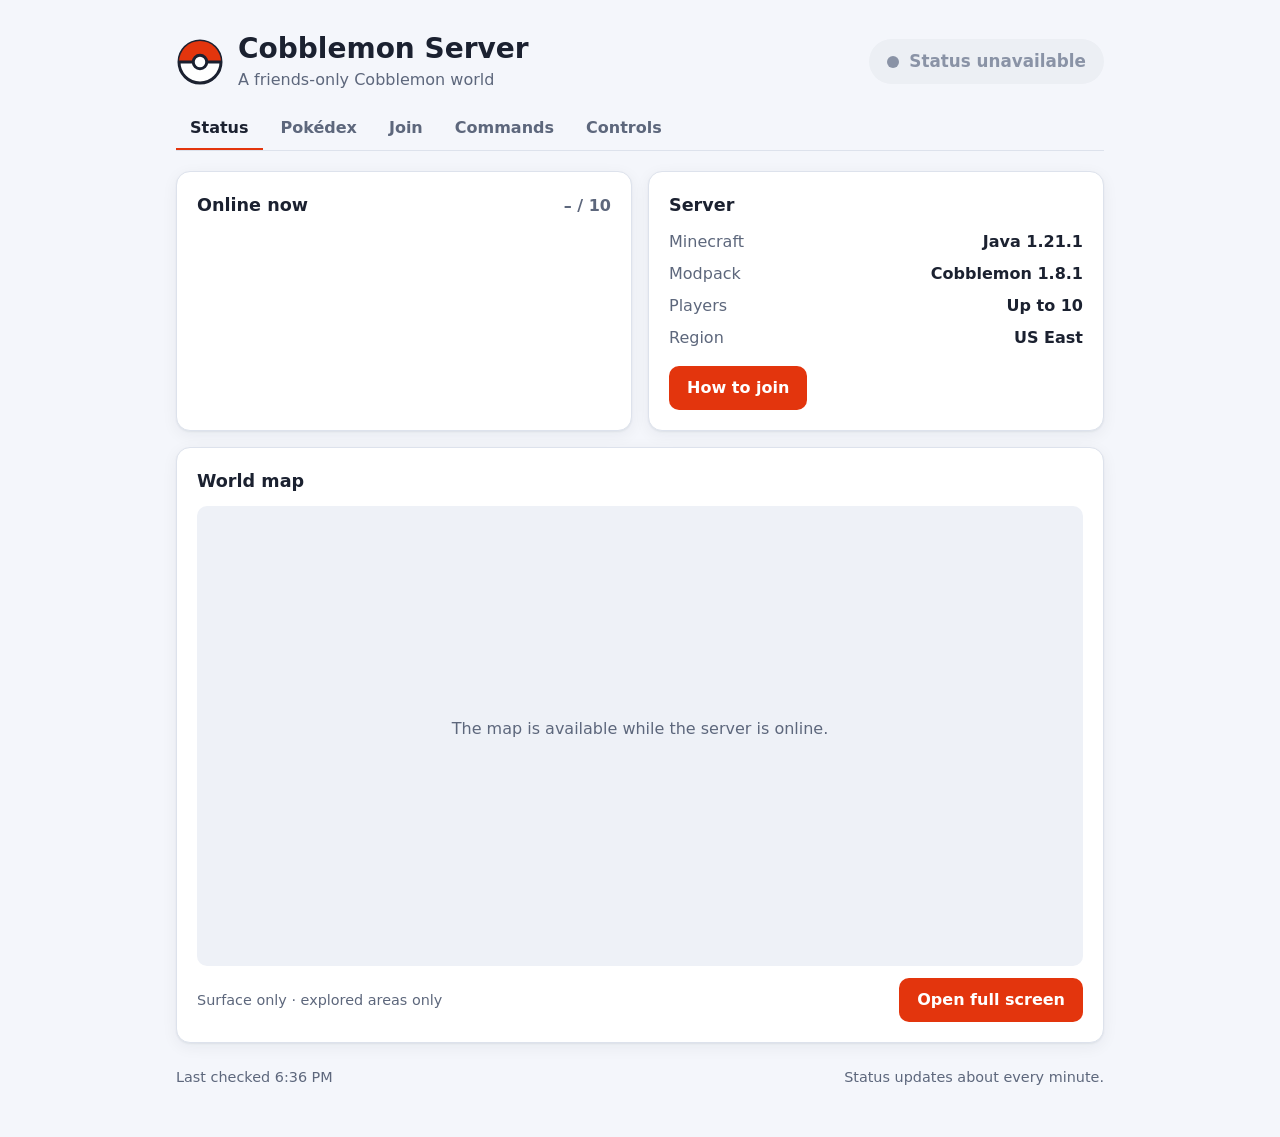
<file: index.html>
<!doctype html>
<html lang="en">
<head>
  <meta charset="utf-8">
  <meta name="viewport" content="width=device-width, initial-scale=1">
  <title>Cobblemon Server</title>
  <meta name="description" content="Live status for our Cobblemon Minecraft server.">
  <link rel="icon" href="favicon.svg" type="image/svg+xml">
  <link rel="stylesheet" href="style.css">
</head>
<body>
  <main class="wrap">
    <header class="hero">
      <div class="brand">
        <svg class="ball" viewBox="0 0 32 32" aria-hidden="true">
          <circle cx="16" cy="16" r="14" class="ball-bottom"/>
          <path d="M2 16a14 14 0 0 1 28 0z" class="ball-top"/>
          <path d="M2 16h28" class="ball-line"/>
          <circle cx="16" cy="16" r="4.5" class="ball-button"/>
        </svg>
        <div>
          <h1>Cobblemon Server</h1>
          <p class="tagline" id="tagline">A friends-only Cobblemon world</p>
        </div>
      </div>
      <div class="status" id="status" data-state="loading" role="status" aria-live="polite">
        <span class="dot" aria-hidden="true"></span>
        <span id="status-text">Checking…</span>
      </div>
    </header>

    <nav class="tabs" aria-label="Pages">
      <a href="./" aria-current="page">Status</a>
      <a href="pokedex.html">Pokédex</a>
      <a href="join.html">Join</a>
      <a href="commands.html">Commands</a>
      <a href="controls.html">Controls</a>
    </nav>

    <section class="grid">
      <article class="card players">
        <div class="card-head">
          <h2>Online now</h2>
          <span class="count" id="count">– / 10</span>
        </div>
        <ul class="player-list" id="player-list"></ul>
        <p class="empty" id="empty" hidden>Nobody's online right now.</p>
        <p class="empty" id="offline-note" hidden>Server is offline.</p>
      </article>

      <article class="card info">
        <h2>Server</h2>
        <dl>
          <div><dt>Minecraft</dt><dd>Java 1.21.1</dd></div>
          <div><dt>Modpack</dt><dd>Cobblemon 1.8.1</dd></div>
          <div><dt>Players</dt><dd id="max">Up to 10</dd></div>
          <div><dt>Region</dt><dd>US East</dd></div>
        </dl>
        <a class="btn join-btn" href="join.html">How to join</a>
      </article>

      <article class="card map">
        <div class="card-head">
          <h2>World map</h2>
        </div>
        <div class="map-frame" id="map-frame">
          <p class="empty">Checking whether the map is online…</p>
        </div>
        <div class="map-foot">
          <span class="meta" id="map-updated">Surface only · explored areas only</span>
          <a class="btn" id="map-link" href="https://cobblemon.albacore-trout.ts.net/" target="_blank" rel="noopener" hidden>Open full screen</a>
        </div>
      </article>
    </section>

    <footer class="foot">
      <span id="checked">Not checked yet</span>
      <span>Status updates about every minute.</span>
    </footer>
  </main>
  <script src="app.js"></script>
</body>
</html>
</file>
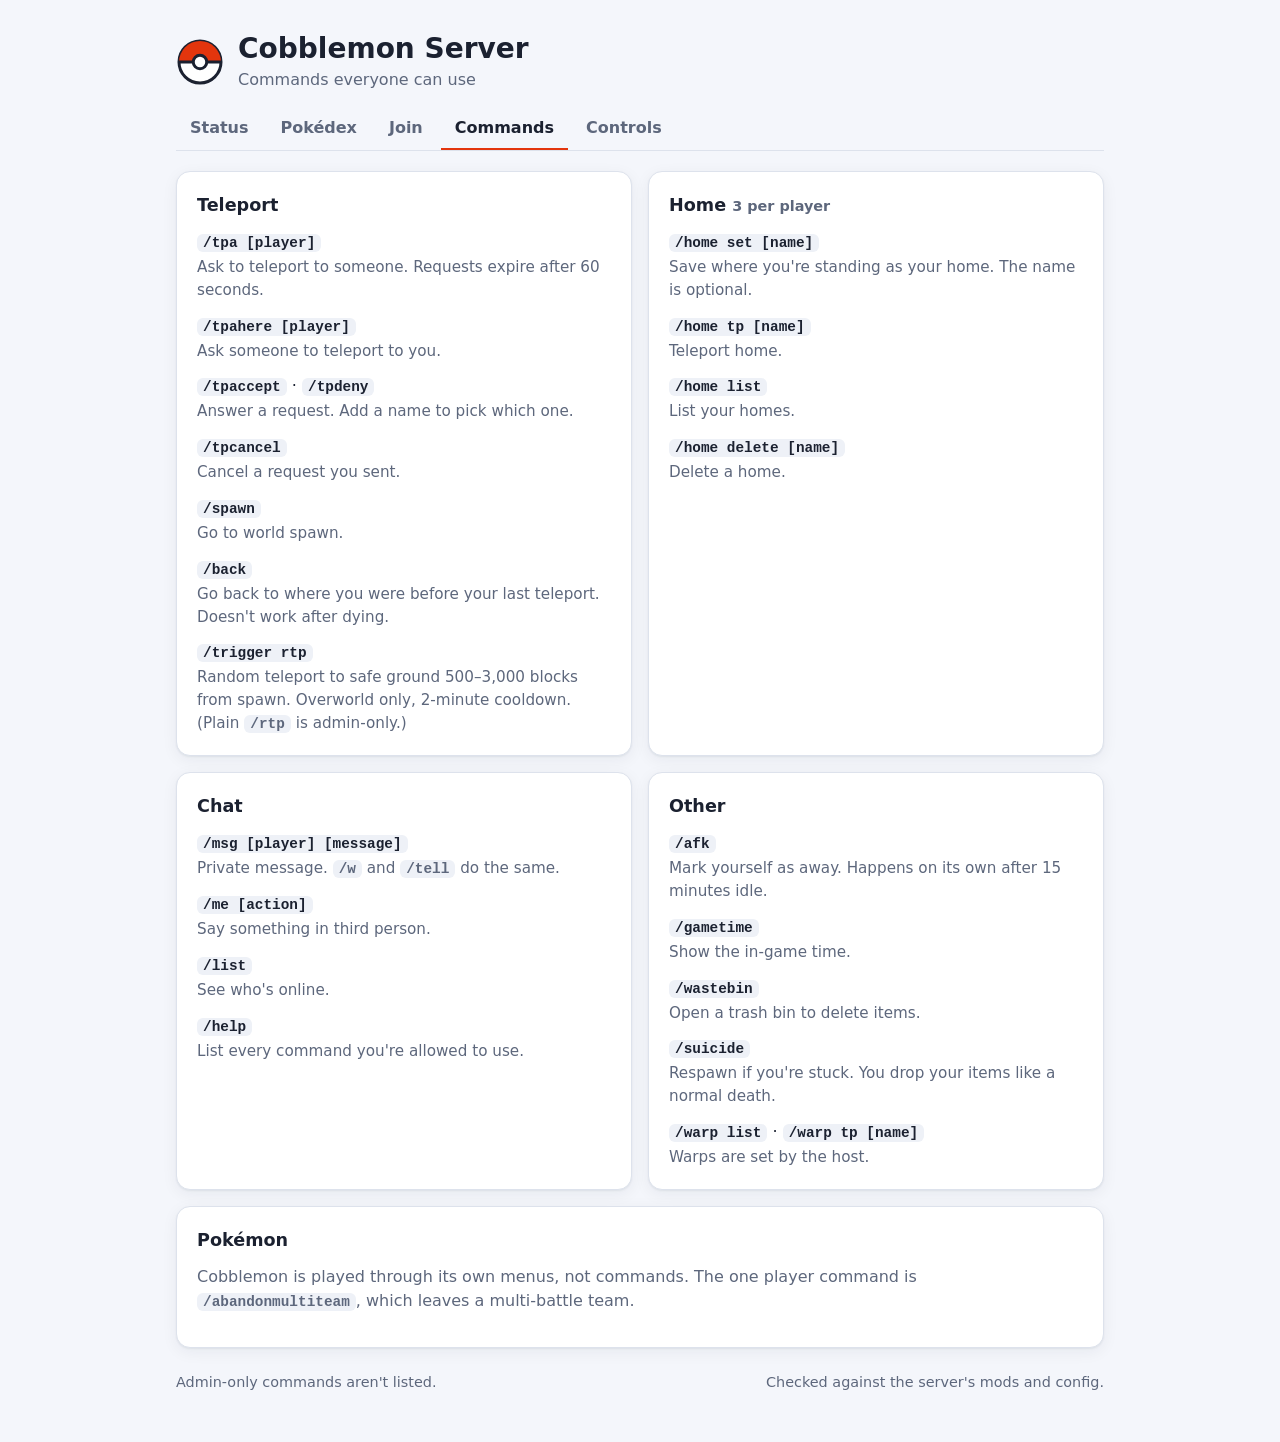
<file: commands.html>
<!doctype html>
<html lang="en">
<head>
  <meta charset="utf-8">
  <meta name="viewport" content="width=device-width, initial-scale=1">
  <title>Commands · Cobblemon Server</title>
  <meta name="description" content="Commands every player can use on our Cobblemon server.">
  <link rel="icon" href="favicon.svg" type="image/svg+xml">
  <link rel="stylesheet" href="style.css">
</head>
<body>
  <main class="wrap">
    <header class="hero">
      <div class="brand">
        <svg class="ball" viewBox="0 0 32 32" aria-hidden="true">
          <circle cx="16" cy="16" r="14" class="ball-bottom"/>
          <path d="M2 16a14 14 0 0 1 28 0z" class="ball-top"/>
          <path d="M2 16h28" class="ball-line"/>
          <circle cx="16" cy="16" r="4.5" class="ball-button"/>
        </svg>
        <div>
          <h1>Cobblemon Server</h1>
          <p class="tagline">Commands everyone can use</p>
        </div>
      </div>
    </header>

    <nav class="tabs" aria-label="Pages">
      <a href="./">Status</a>
      <a href="pokedex.html">Pokédex</a>
      <a href="join.html">Join</a>
      <a href="commands.html" aria-current="page">Commands</a>
      <a href="controls.html">Controls</a>
    </nav>

    <section class="grid">
      <article class="card">
        <h2>Teleport</h2>
        <dl class="cmds">
          <div><dt><code>/tpa [player]</code></dt><dd>Ask to teleport to someone. Requests expire after 60 seconds.</dd></div>
          <div><dt><code>/tpahere [player]</code></dt><dd>Ask someone to teleport to you.</dd></div>
          <div><dt><code>/tpaccept</code> · <code>/tpdeny</code></dt><dd>Answer a request. Add a name to pick which one.</dd></div>
          <div><dt><code>/tpcancel</code></dt><dd>Cancel a request you sent.</dd></div>
          <div><dt><code>/spawn</code></dt><dd>Go to world spawn.</dd></div>
          <div><dt><code>/back</code></dt><dd>Go back to where you were before your last teleport. Doesn't work after dying.</dd></div>
          <div><dt><code>/trigger rtp</code></dt><dd>Random teleport to safe ground 500–3,000 blocks from spawn. Overworld only, 2-minute cooldown. (Plain <code>/rtp</code> is admin-only.)</dd></div>
        </dl>
      </article>

      <article class="card">
        <h2>Home <span class="meta">3 per player</span></h2>
        <dl class="cmds">
          <div><dt><code>/home set [name]</code></dt><dd>Save where you're standing as your home. The name is optional.</dd></div>
          <div><dt><code>/home tp [name]</code></dt><dd>Teleport home.</dd></div>
          <div><dt><code>/home list</code></dt><dd>List your homes.</dd></div>
          <div><dt><code>/home delete [name]</code></dt><dd>Delete a home.</dd></div>
        </dl>
      </article>

      <article class="card">
        <h2>Chat</h2>
        <dl class="cmds">
          <div><dt><code>/msg [player] [message]</code></dt><dd>Private message. <code>/w</code> and <code>/tell</code> do the same.</dd></div>
          <div><dt><code>/me [action]</code></dt><dd>Say something in third person.</dd></div>
          <div><dt><code>/list</code></dt><dd>See who's online.</dd></div>
          <div><dt><code>/help</code></dt><dd>List every command you're allowed to use.</dd></div>
        </dl>
      </article>

      <article class="card">
        <h2>Other</h2>
        <dl class="cmds">
          <div><dt><code>/afk</code></dt><dd>Mark yourself as away. Happens on its own after 15 minutes idle.</dd></div>
          <div><dt><code>/gametime</code></dt><dd>Show the in-game time.</dd></div>
          <div><dt><code>/wastebin</code></dt><dd>Open a trash bin to delete items.</dd></div>
          <div><dt><code>/suicide</code></dt><dd>Respawn if you're stuck. You drop your items like a normal death.</dd></div>
          <div><dt><code>/warp list</code> · <code>/warp tp [name]</code></dt><dd>Warps are set by the host.</dd></div>
        </dl>
      </article>

      <article class="card wide">
        <h2>Pokémon</h2>
        <p>Cobblemon is played through its own menus, not commands. The one player command is <code>/abandonmultiteam</code>, which leaves a multi-battle team.</p>
      </article>
    </section>

    <footer class="foot">
      <span>Admin-only commands aren't listed.</span>
      <span>Checked against the server's mods and config.</span>
    </footer>
  </main>
</body>
</html>
</file>
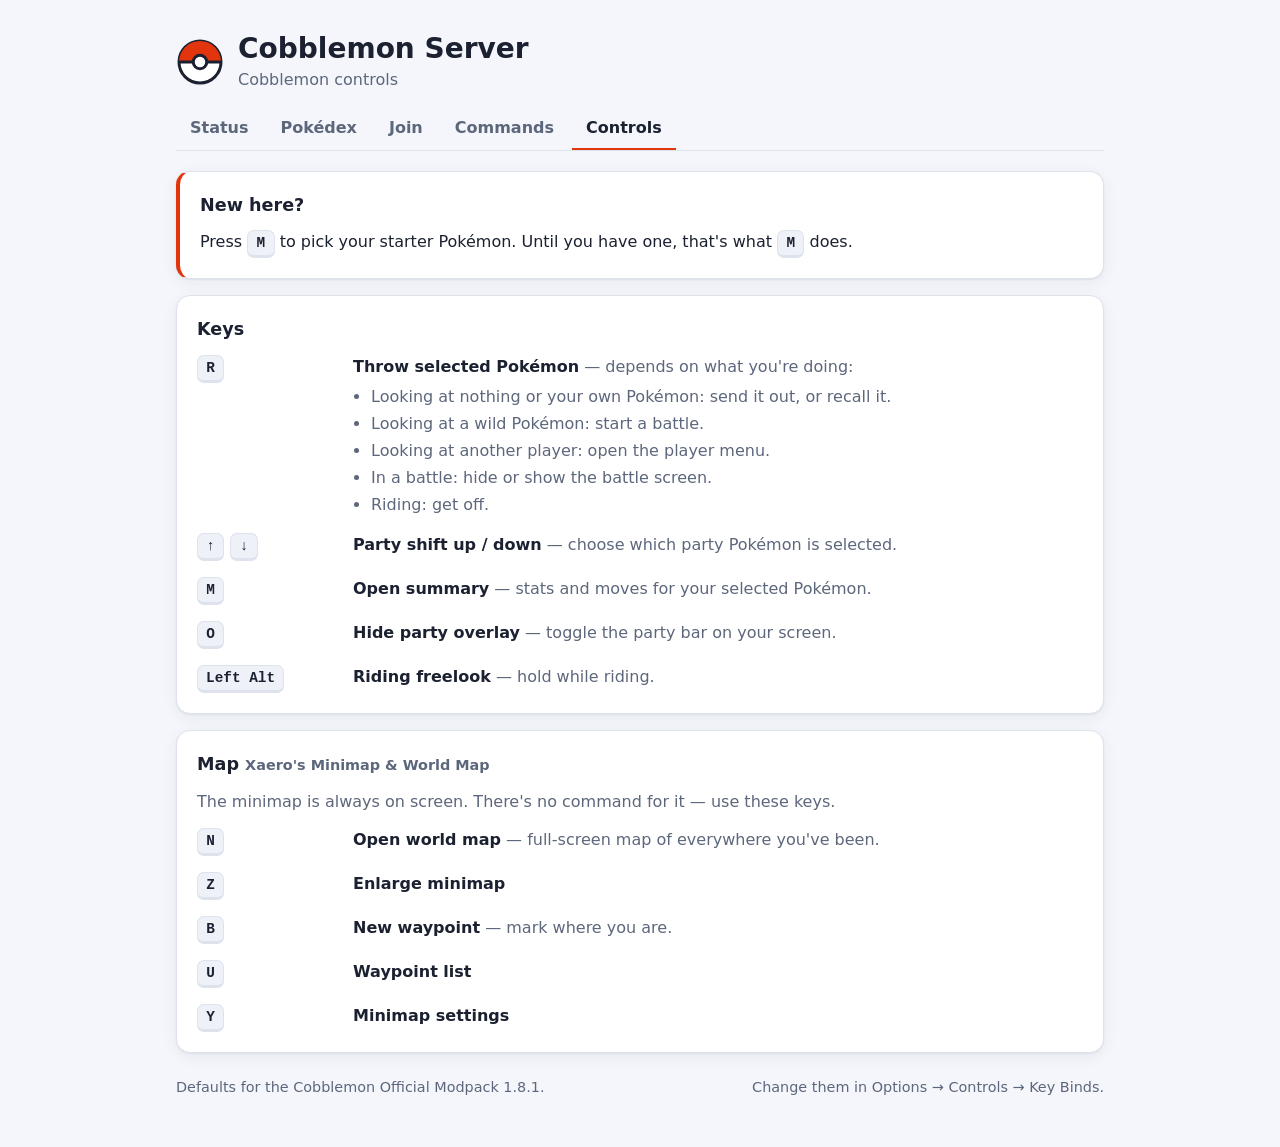
<file: controls.html>
<!doctype html>
<html lang="en">
<head>
  <meta charset="utf-8">
  <meta name="viewport" content="width=device-width, initial-scale=1">
  <title>Controls · Cobblemon Server</title>
  <meta name="description" content="Default Cobblemon key bindings.">
  <link rel="icon" href="favicon.svg" type="image/svg+xml">
  <link rel="stylesheet" href="style.css">
</head>
<body>
  <main class="wrap">
    <header class="hero">
      <div class="brand">
        <svg class="ball" viewBox="0 0 32 32" aria-hidden="true">
          <circle cx="16" cy="16" r="14" class="ball-bottom"/>
          <path d="M2 16a14 14 0 0 1 28 0z" class="ball-top"/>
          <path d="M2 16h28" class="ball-line"/>
          <circle cx="16" cy="16" r="4.5" class="ball-button"/>
        </svg>
        <div>
          <h1>Cobblemon Server</h1>
          <p class="tagline">Cobblemon controls</p>
        </div>
      </div>
    </header>

    <nav class="tabs" aria-label="Pages">
      <a href="./">Status</a>
      <a href="pokedex.html">Pokédex</a>
      <a href="join.html">Join</a>
      <a href="commands.html">Commands</a>
      <a href="controls.html" aria-current="page">Controls</a>
    </nav>

    <section class="grid">
      <article class="card wide callout">
        <h2>New here?</h2>
        <p>Press <kbd>M</kbd> to pick your starter Pokémon. Until you have one, that's what <kbd>M</kbd> does.</p>
      </article>

      <article class="card wide">
        <h2>Keys</h2>
        <dl class="keys">
          <div>
            <dt><kbd>R</kbd></dt>
            <dd>
              <strong>Throw selected Pokémon</strong> — depends on what you're doing:
              <ul>
                <li>Looking at nothing or your own Pokémon: send it out, or recall it.</li>
                <li>Looking at a wild Pokémon: start a battle.</li>
                <li>Looking at another player: open the player menu.</li>
                <li>In a battle: hide or show the battle screen.</li>
                <li>Riding: get off.</li>
              </ul>
            </dd>
          </div>
          <div>
            <dt><kbd>↑</kbd> <kbd>↓</kbd></dt>
            <dd><strong>Party shift up / down</strong> — choose which party Pokémon is selected.</dd>
          </div>
          <div>
            <dt><kbd>M</kbd></dt>
            <dd><strong>Open summary</strong> — stats and moves for your selected Pokémon.</dd>
          </div>
          <div>
            <dt><kbd>O</kbd></dt>
            <dd><strong>Hide party overlay</strong> — toggle the party bar on your screen.</dd>
          </div>
          <div>
            <dt><kbd>Left Alt</kbd></dt>
            <dd><strong>Riding freelook</strong> — hold while riding.</dd>
          </div>
        </dl>
      </article>

      <article class="card wide">
        <h2>Map <span class="meta">Xaero's Minimap &amp; World Map</span></h2>
        <p>The minimap is always on screen. There's no command for it — use these keys.</p>
        <dl class="keys">
          <div><dt><kbd>N</kbd></dt><dd><strong>Open world map</strong> — full-screen map of everywhere you've been.</dd></div>
          <div><dt><kbd>Z</kbd></dt><dd><strong>Enlarge minimap</strong></dd></div>
          <div><dt><kbd>B</kbd></dt><dd><strong>New waypoint</strong> — mark where you are.</dd></div>
          <div><dt><kbd>U</kbd></dt><dd><strong>Waypoint list</strong></dd></div>
          <div><dt><kbd>Y</kbd></dt><dd><strong>Minimap settings</strong></dd></div>
        </dl>
      </article>
    </section>

    <footer class="foot">
      <span>Defaults for the Cobblemon Official Modpack 1.8.1.</span>
      <span>Change them in Options → Controls → Key Binds.</span>
    </footer>
  </main>
</body>
</html>
</file>
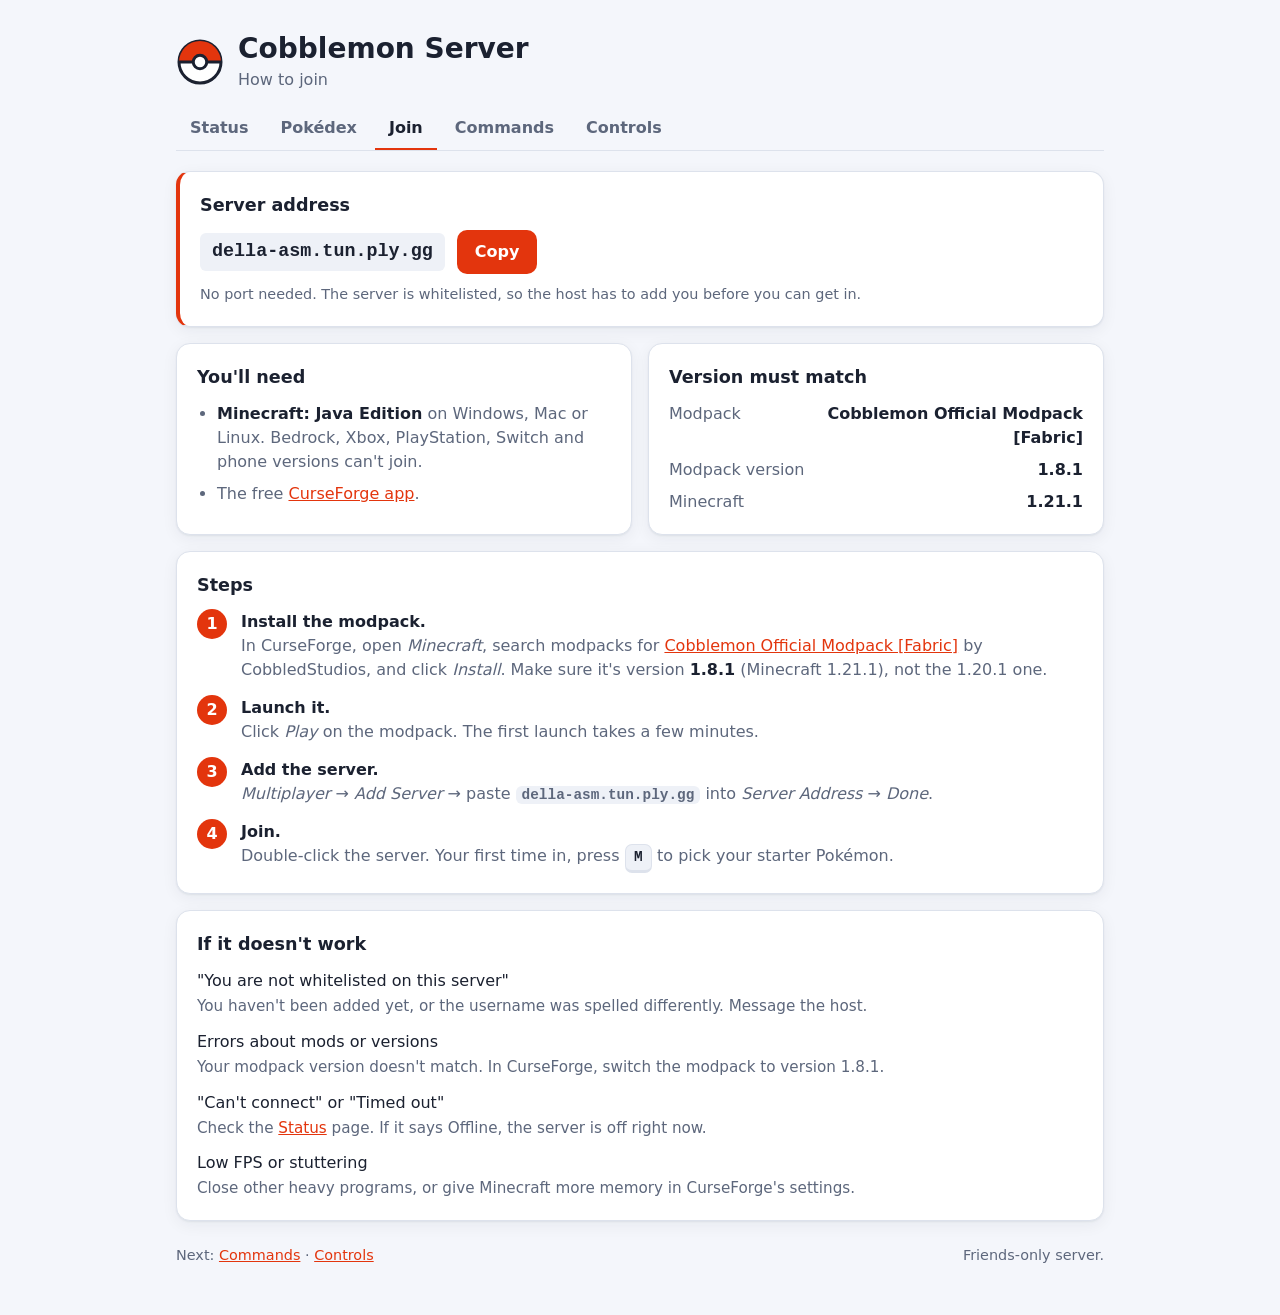
<file: join.html>
<!doctype html>
<html lang="en">
<head>
  <meta charset="utf-8">
  <meta name="viewport" content="width=device-width, initial-scale=1">
  <title>How to Join · Cobblemon Server</title>
  <meta name="description" content="How to install the modpack and join our Cobblemon server.">
  <link rel="icon" href="favicon.svg" type="image/svg+xml">
  <link rel="stylesheet" href="style.css">
</head>
<body>
  <main class="wrap">
    <header class="hero">
      <div class="brand">
        <svg class="ball" viewBox="0 0 32 32" aria-hidden="true">
          <circle cx="16" cy="16" r="14" class="ball-bottom"/>
          <path d="M2 16a14 14 0 0 1 28 0z" class="ball-top"/>
          <path d="M2 16h28" class="ball-line"/>
          <circle cx="16" cy="16" r="4.5" class="ball-button"/>
        </svg>
        <div>
          <h1>Cobblemon Server</h1>
          <p class="tagline">How to join</p>
        </div>
      </div>
    </header>

    <nav class="tabs" aria-label="Pages">
      <a href="./">Status</a>
      <a href="pokedex.html">Pokédex</a>
      <a href="join.html" aria-current="page">Join</a>
      <a href="commands.html">Commands</a>
      <a href="controls.html">Controls</a>
    </nav>

    <section class="grid">
      <article class="card wide callout">
        <h2>Server address</h2>
        <div class="address">
          <code id="address">della-asm.tun.ply.gg</code>
          <button type="button" class="btn btn-small" id="copy">Copy</button>
        </div>
        <p class="meta">No port needed. The server is whitelisted, so the host has to add you before you can get in.</p>
      </article>

      <article class="card">
        <h2>You'll need</h2>
        <ul class="needs">
          <li><strong>Minecraft: Java Edition</strong> on Windows, Mac or Linux. Bedrock, Xbox, PlayStation, Switch and phone versions can't join.</li>
          <li>The free <a href="https://www.curseforge.com/download/app" target="_blank" rel="noopener">CurseForge app</a>.</li>
        </ul>
      </article>

      <article class="card">
        <h2>Version must match</h2>
        <dl>
          <div><dt>Modpack</dt><dd>Cobblemon Official Modpack [Fabric]</dd></div>
          <div><dt>Modpack version</dt><dd>1.8.1</dd></div>
          <div><dt>Minecraft</dt><dd>1.21.1</dd></div>
        </dl>
      </article>

      <article class="card wide">
        <h2>Steps</h2>
        <ol class="steps">
          <li>
            <strong>Install the modpack.</strong>
            In CurseForge, open <em>Minecraft</em>, search modpacks for
            <a href="https://www.curseforge.com/minecraft/modpacks/cobblemon-fabric" target="_blank" rel="noopener">Cobblemon Official Modpack [Fabric]</a>
            by CobbledStudios, and click <em>Install</em>. Make sure it's version <strong>1.8.1</strong> (Minecraft 1.21.1), not the 1.20.1 one.
          </li>
          <li>
            <strong>Launch it.</strong>
            Click <em>Play</em> on the modpack. The first launch takes a few minutes.
          </li>
          <li>
            <strong>Add the server.</strong>
            <em>Multiplayer</em> → <em>Add Server</em> → paste <code>della-asm.tun.ply.gg</code> into <em>Server Address</em> → <em>Done</em>.
          </li>
          <li>
            <strong>Join.</strong>
            Double-click the server. Your first time in, press <kbd>M</kbd> to pick your starter Pokémon.
          </li>
        </ol>
      </article>

      <article class="card wide">
        <h2>If it doesn't work</h2>
        <dl class="cmds">
          <div><dt>"You are not whitelisted on this server"</dt><dd>You haven't been added yet, or the username was spelled differently. Message the host.</dd></div>
          <div><dt>Errors about mods or versions</dt><dd>Your modpack version doesn't match. In CurseForge, switch the modpack to version 1.8.1.</dd></div>
          <div><dt>"Can't connect" or "Timed out"</dt><dd>Check the <a href="./">Status</a> page. If it says Offline, the server is off right now.</dd></div>
          <div><dt>Low FPS or stuttering</dt><dd>Close other heavy programs, or give Minecraft more memory in CurseForge's settings.</dd></div>
        </dl>
      </article>
    </section>

    <footer class="foot">
      <span>Next: <a href="commands.html">Commands</a> · <a href="controls.html">Controls</a></span>
      <span>Friends-only server.</span>
    </footer>
  </main>
  <script>
    document.getElementById("copy").addEventListener("click", async (e) => {
      const btn = e.currentTarget;
      try {
        await navigator.clipboard.writeText(document.getElementById("address").textContent);
        btn.textContent = "Copied";
      } catch {
        btn.textContent = "Select and copy";
      }
      setTimeout(() => { btn.textContent = "Copy"; }, 2000);
    });
  </script>
</body>
</html>
</file>
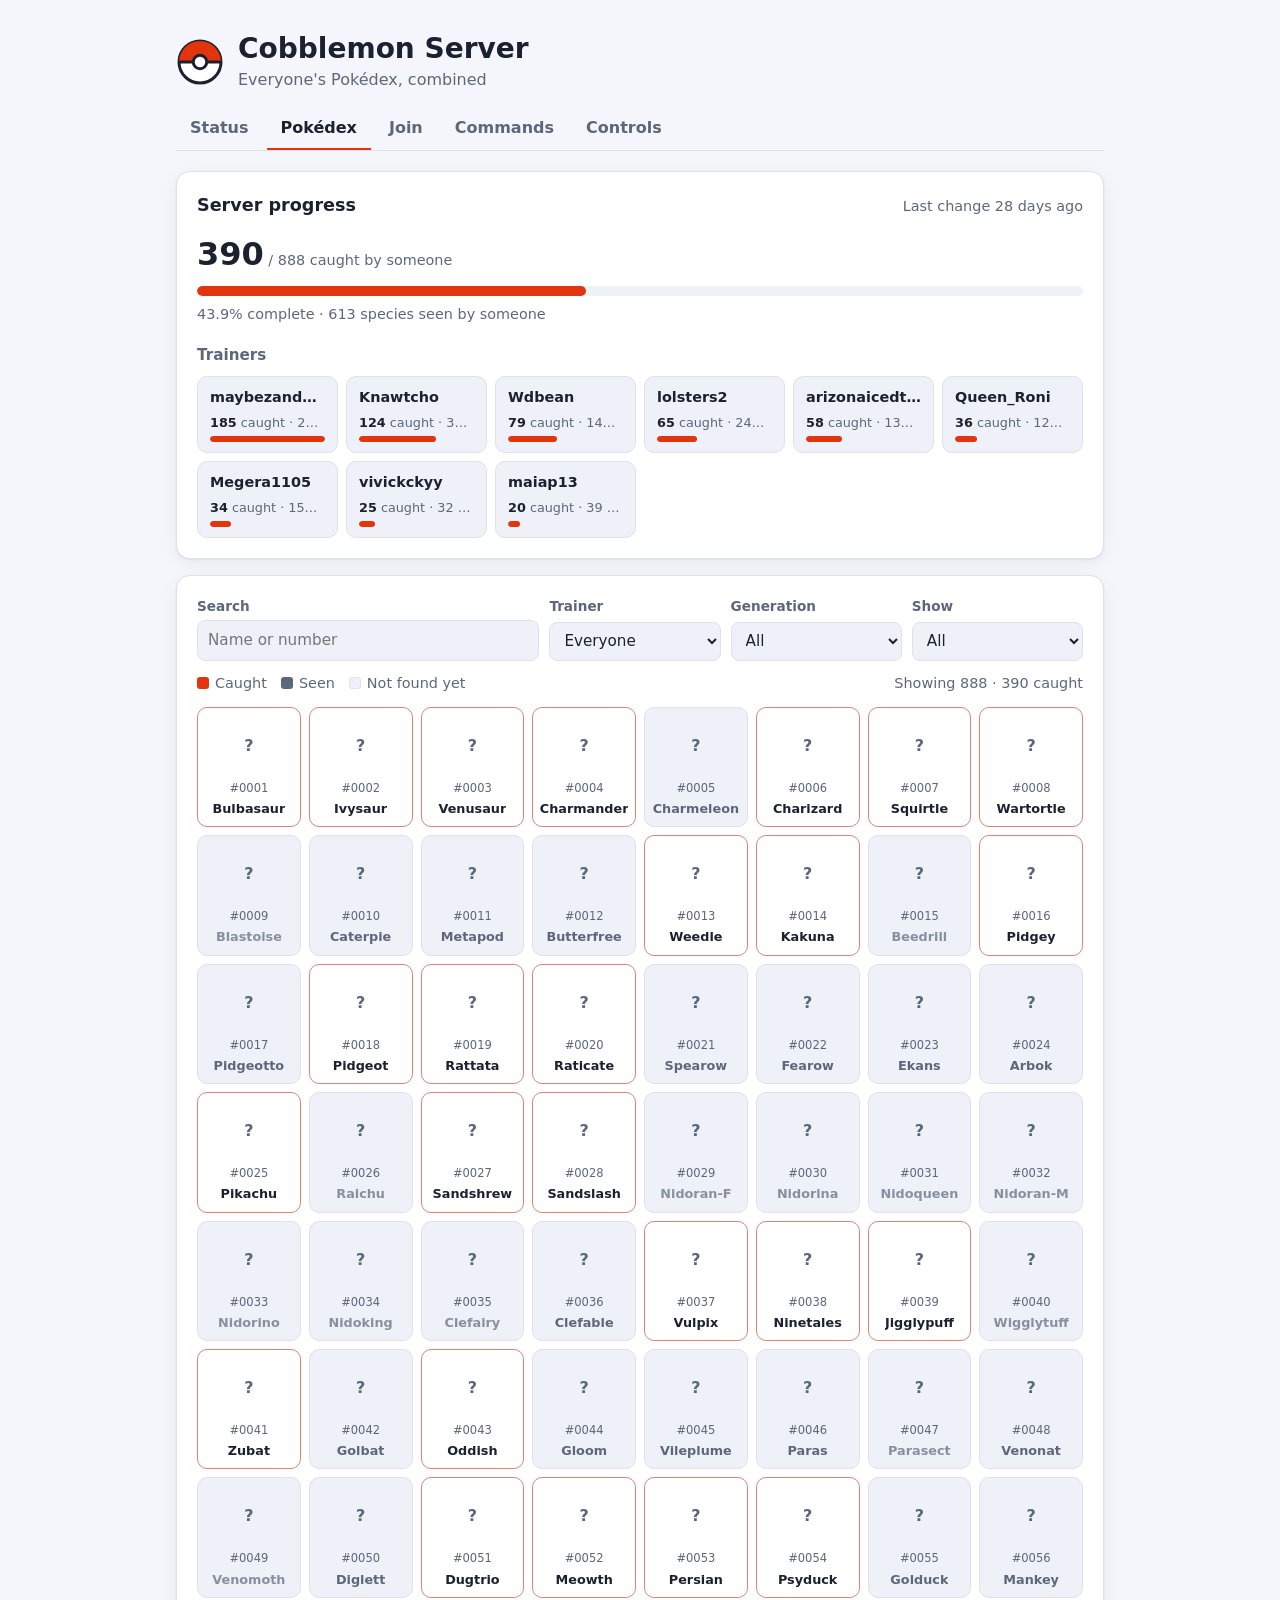
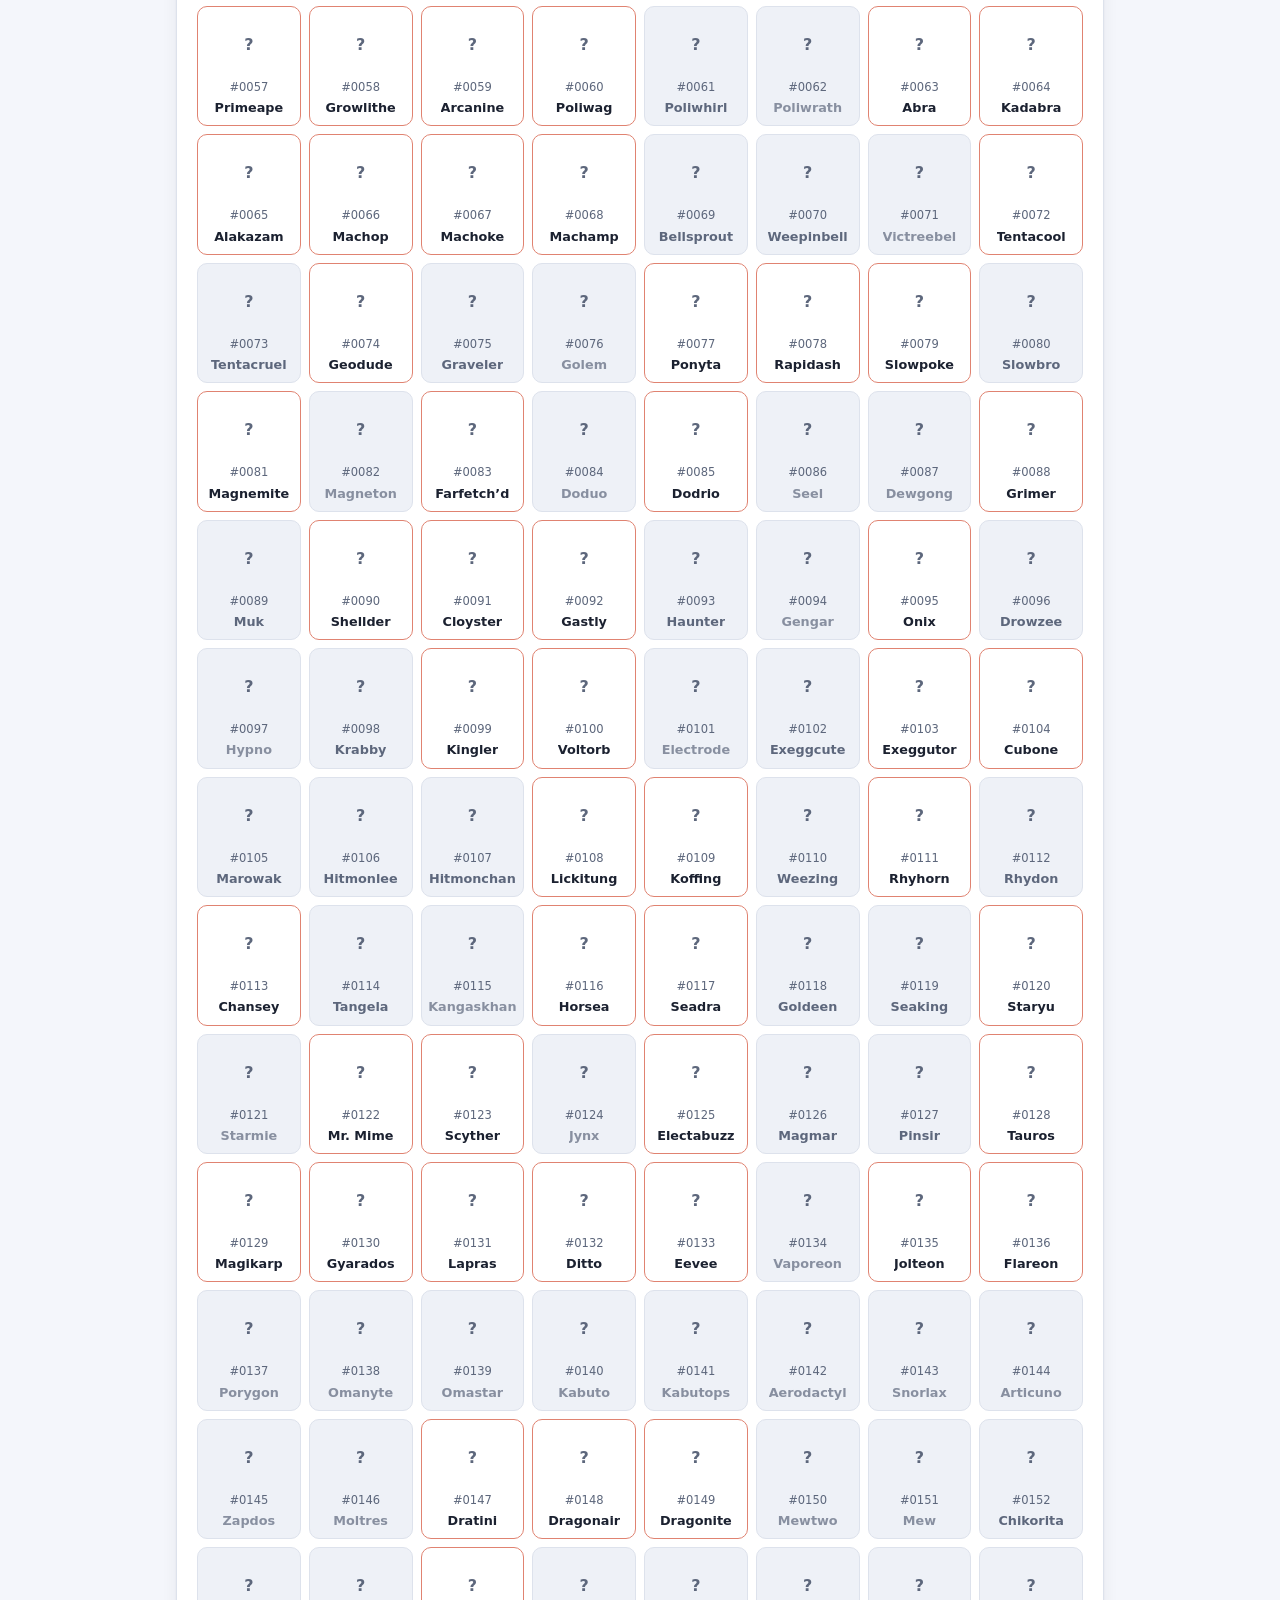
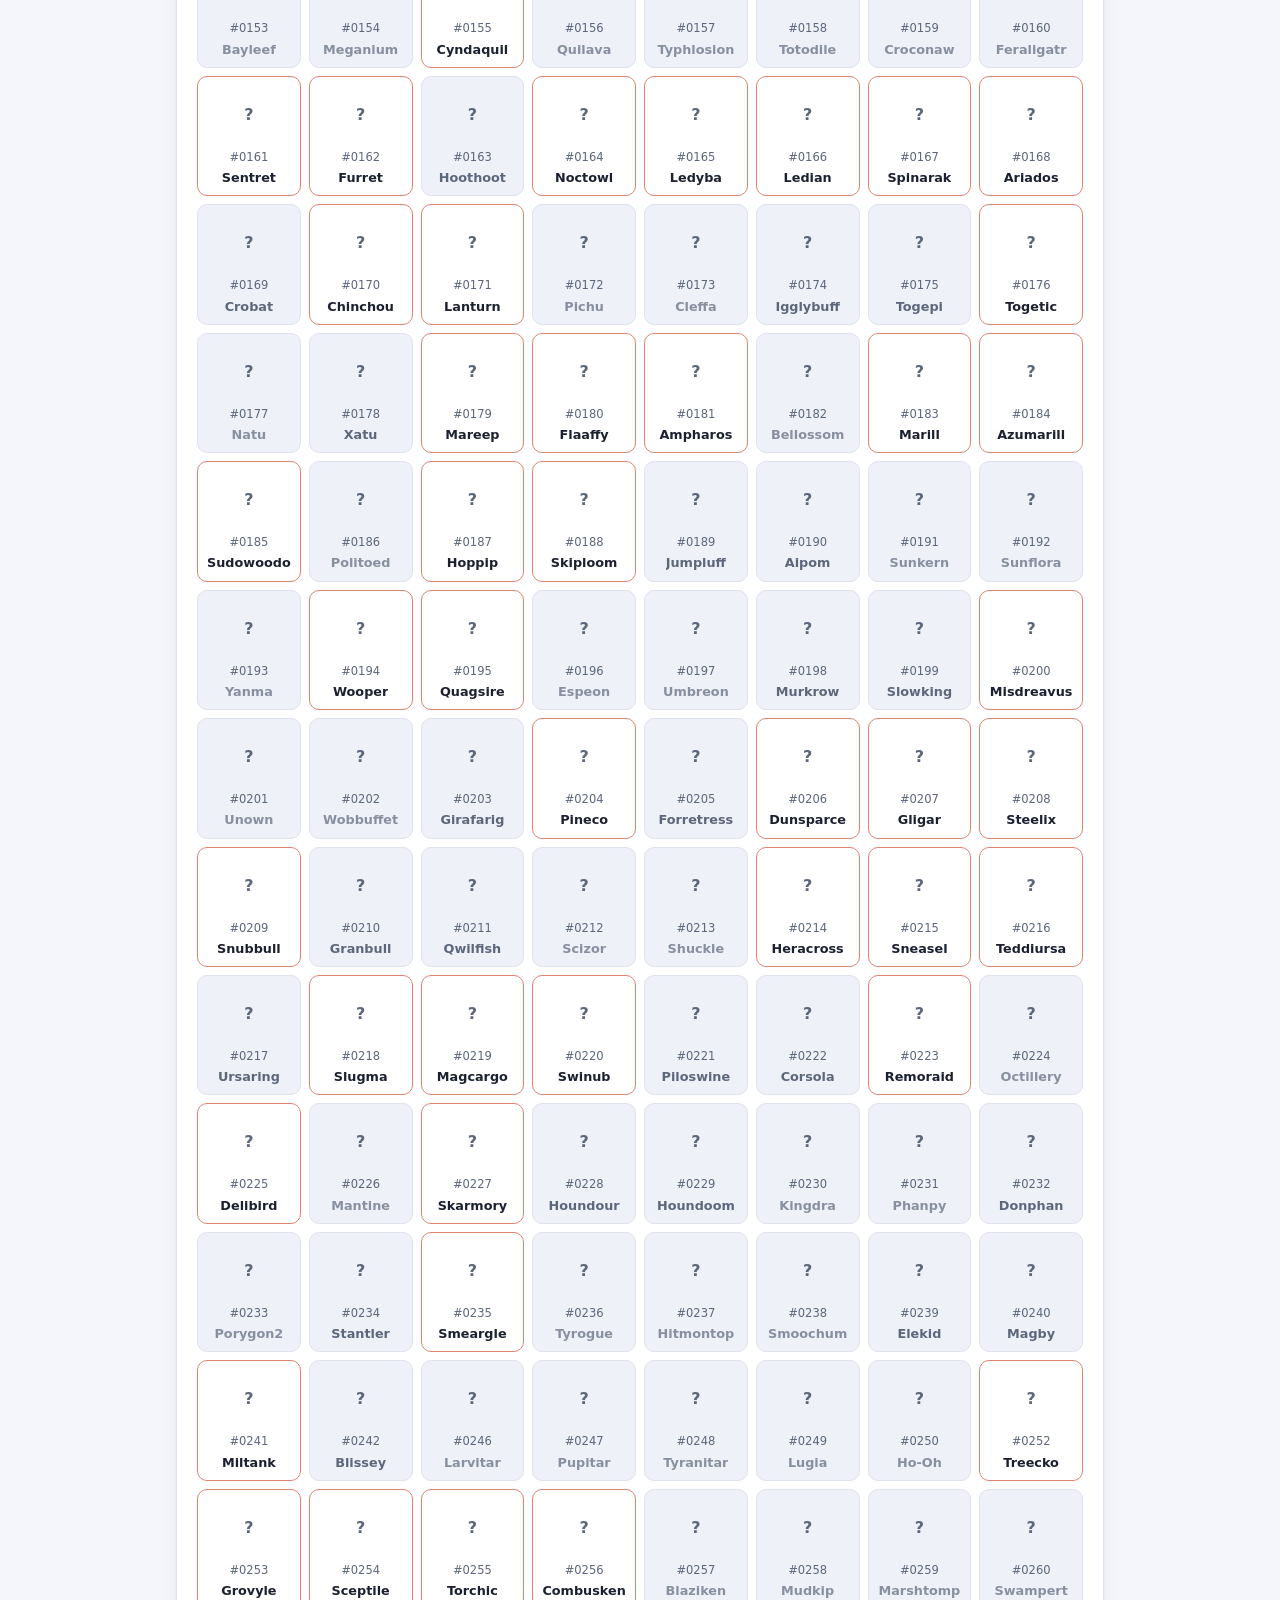
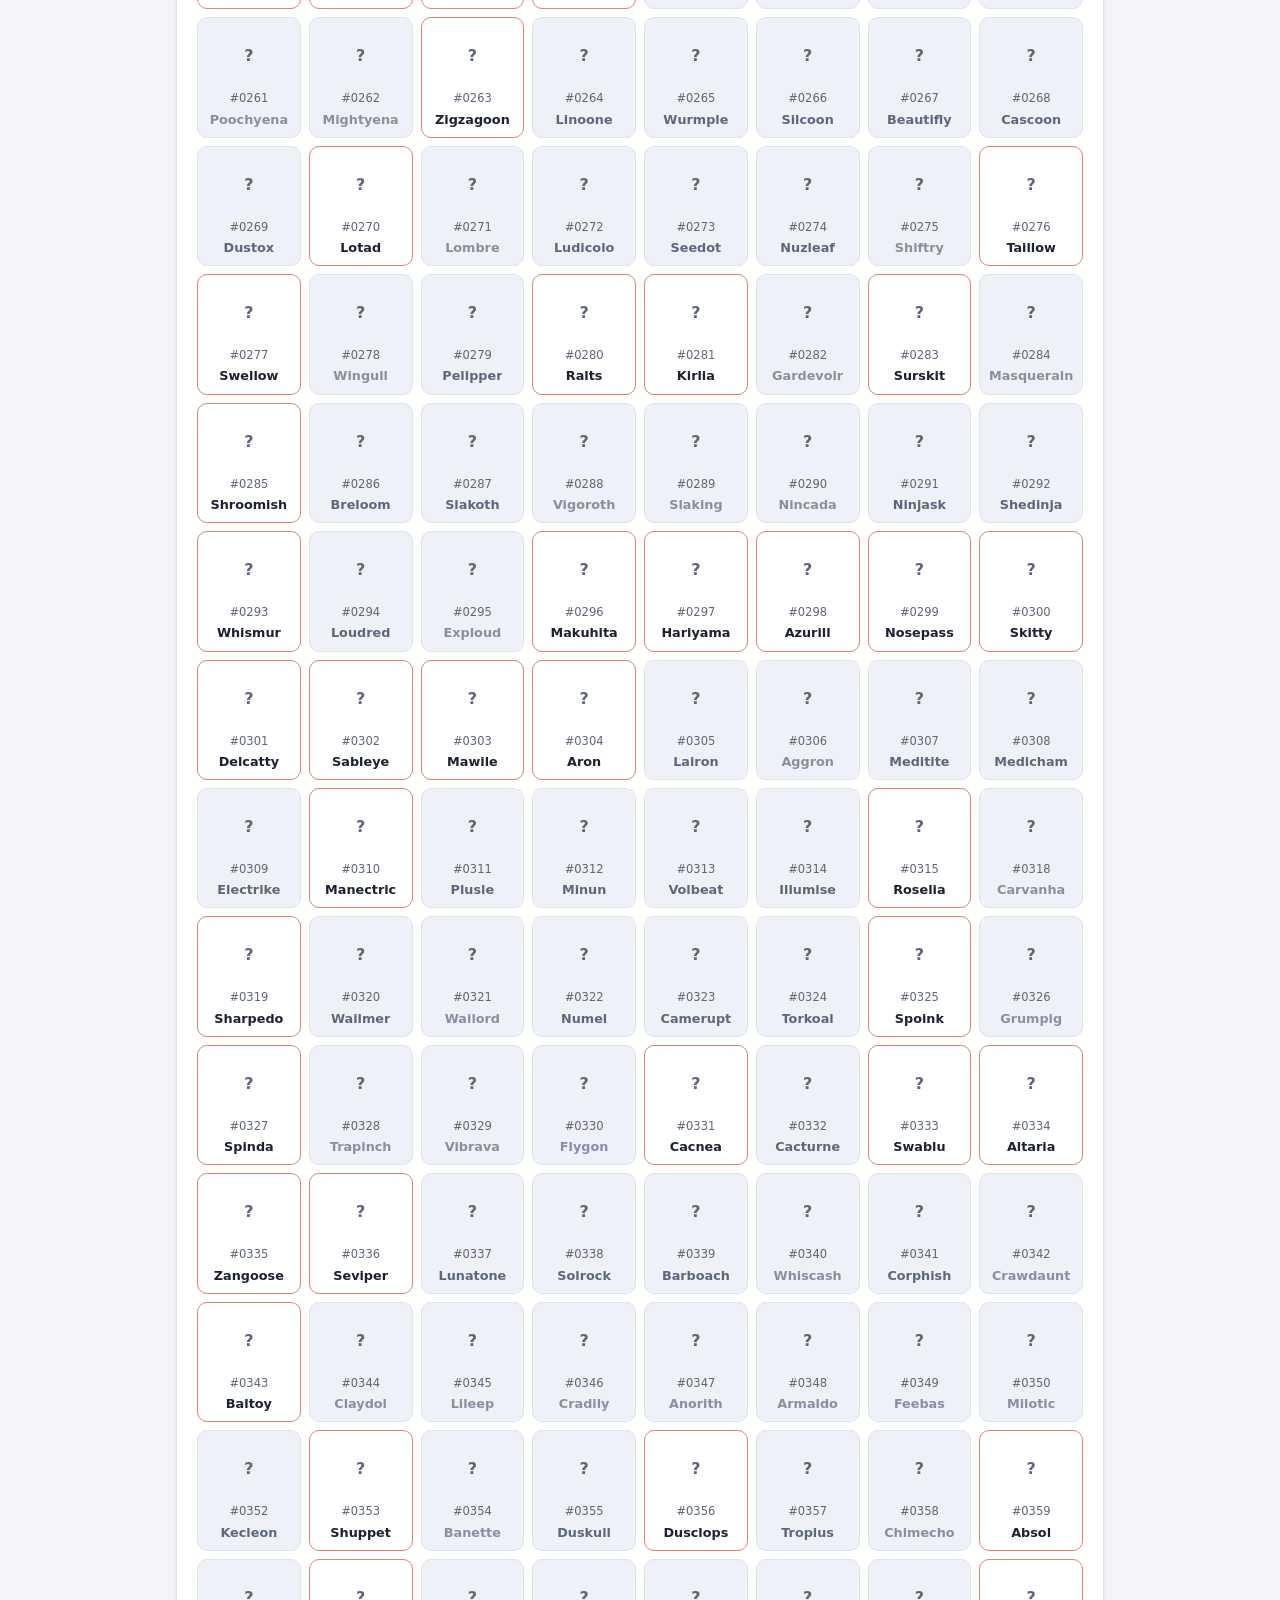
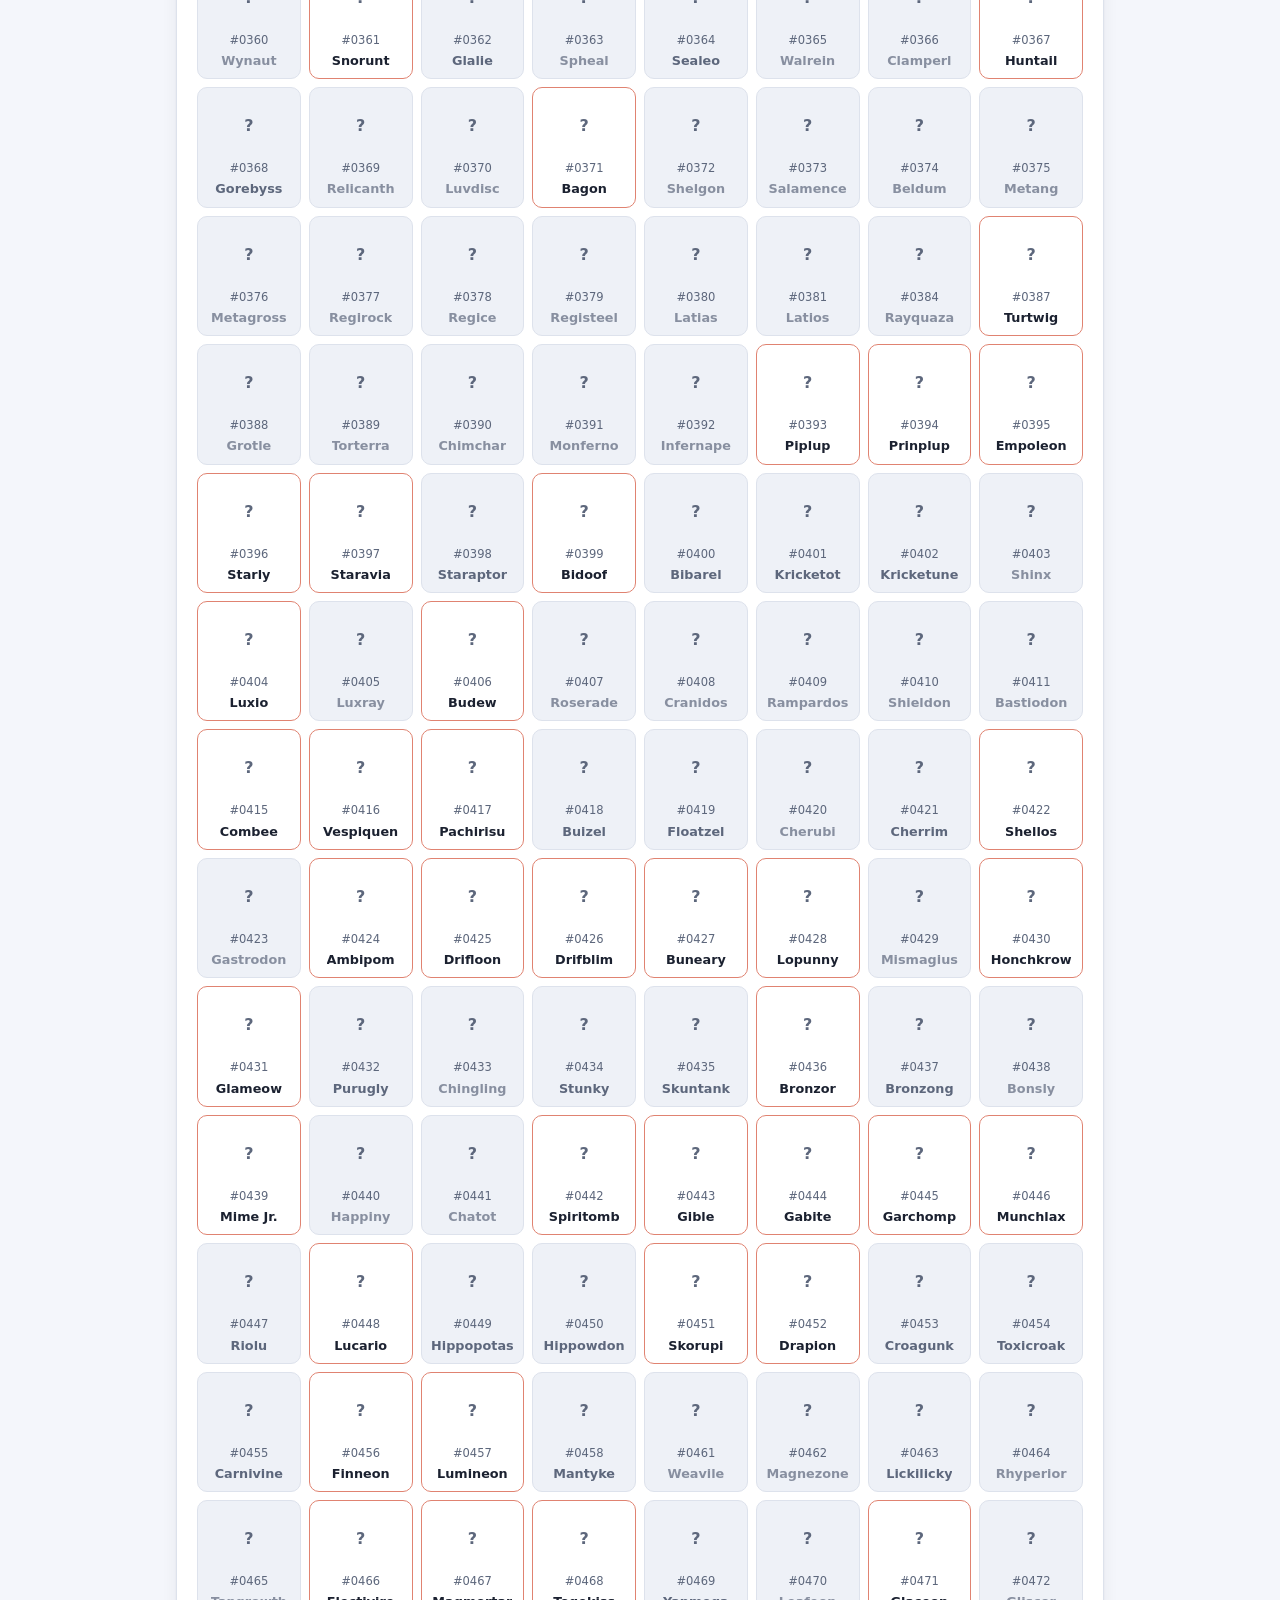
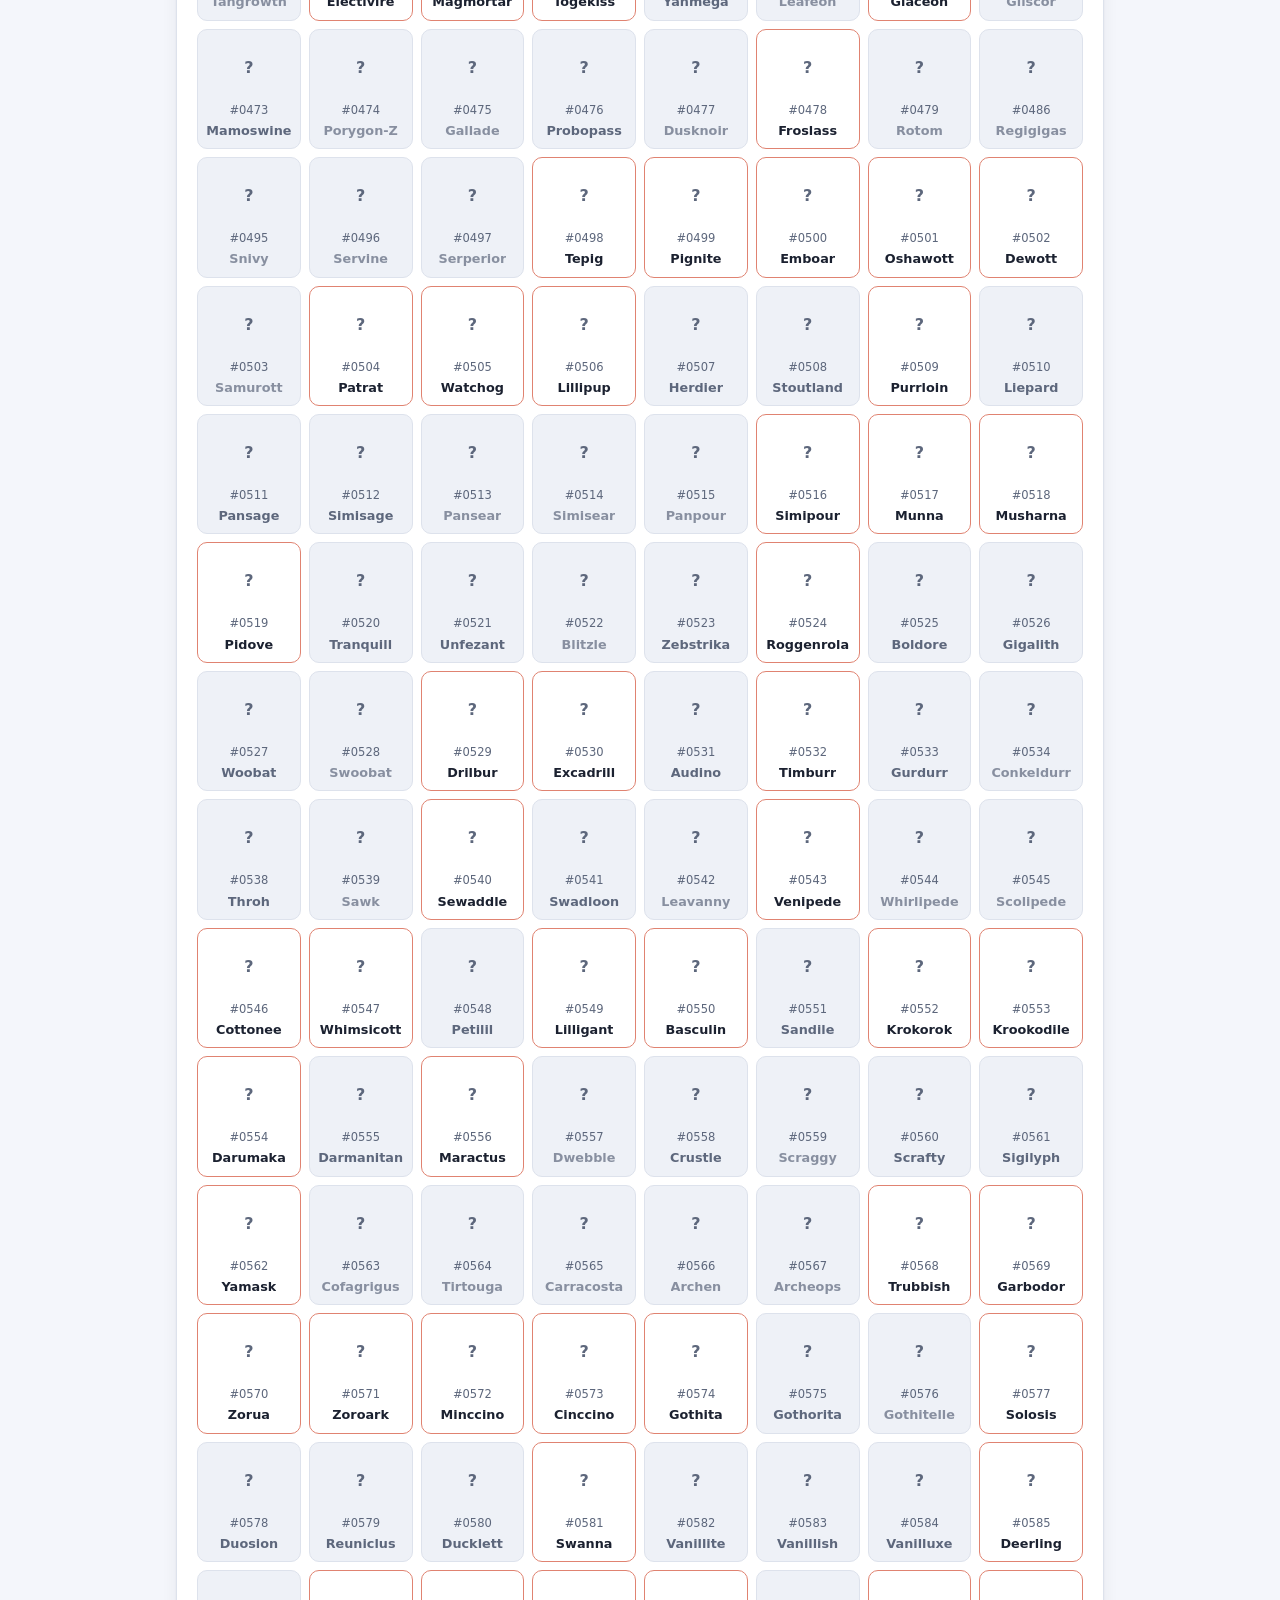
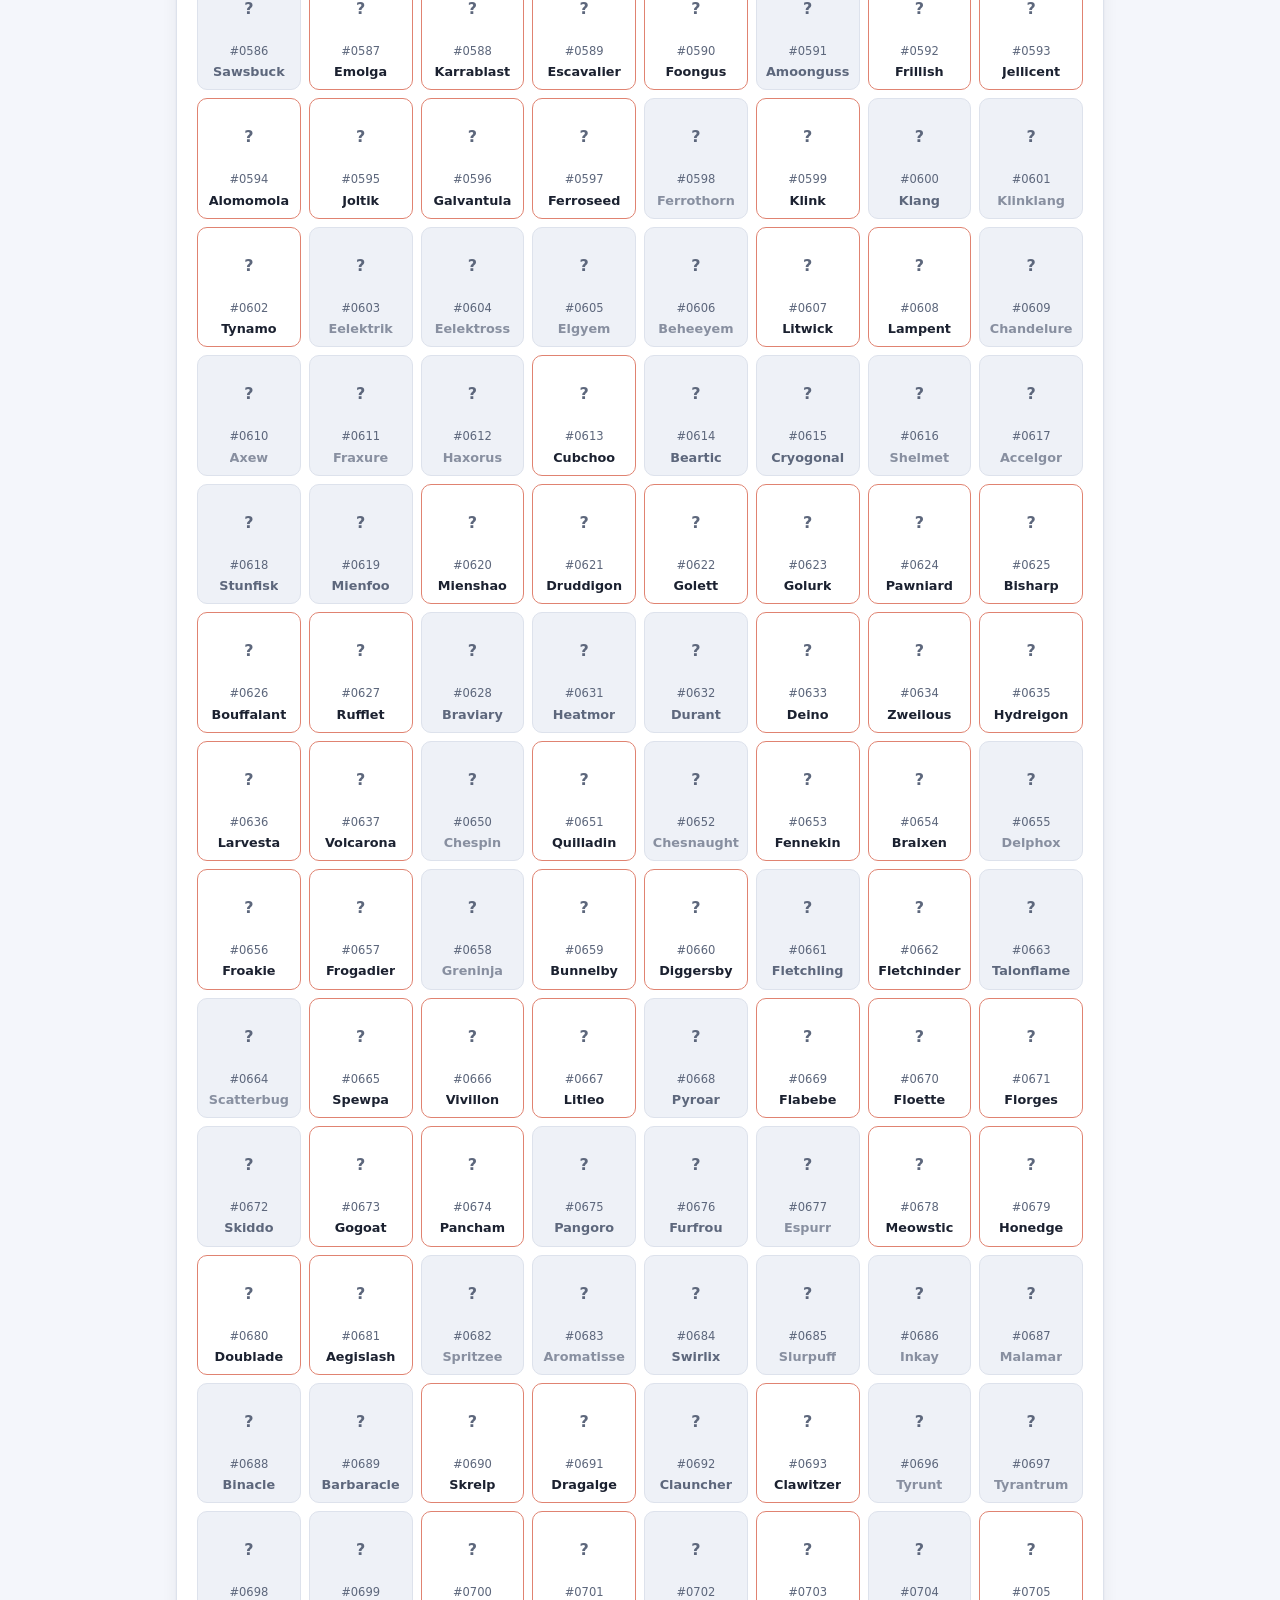
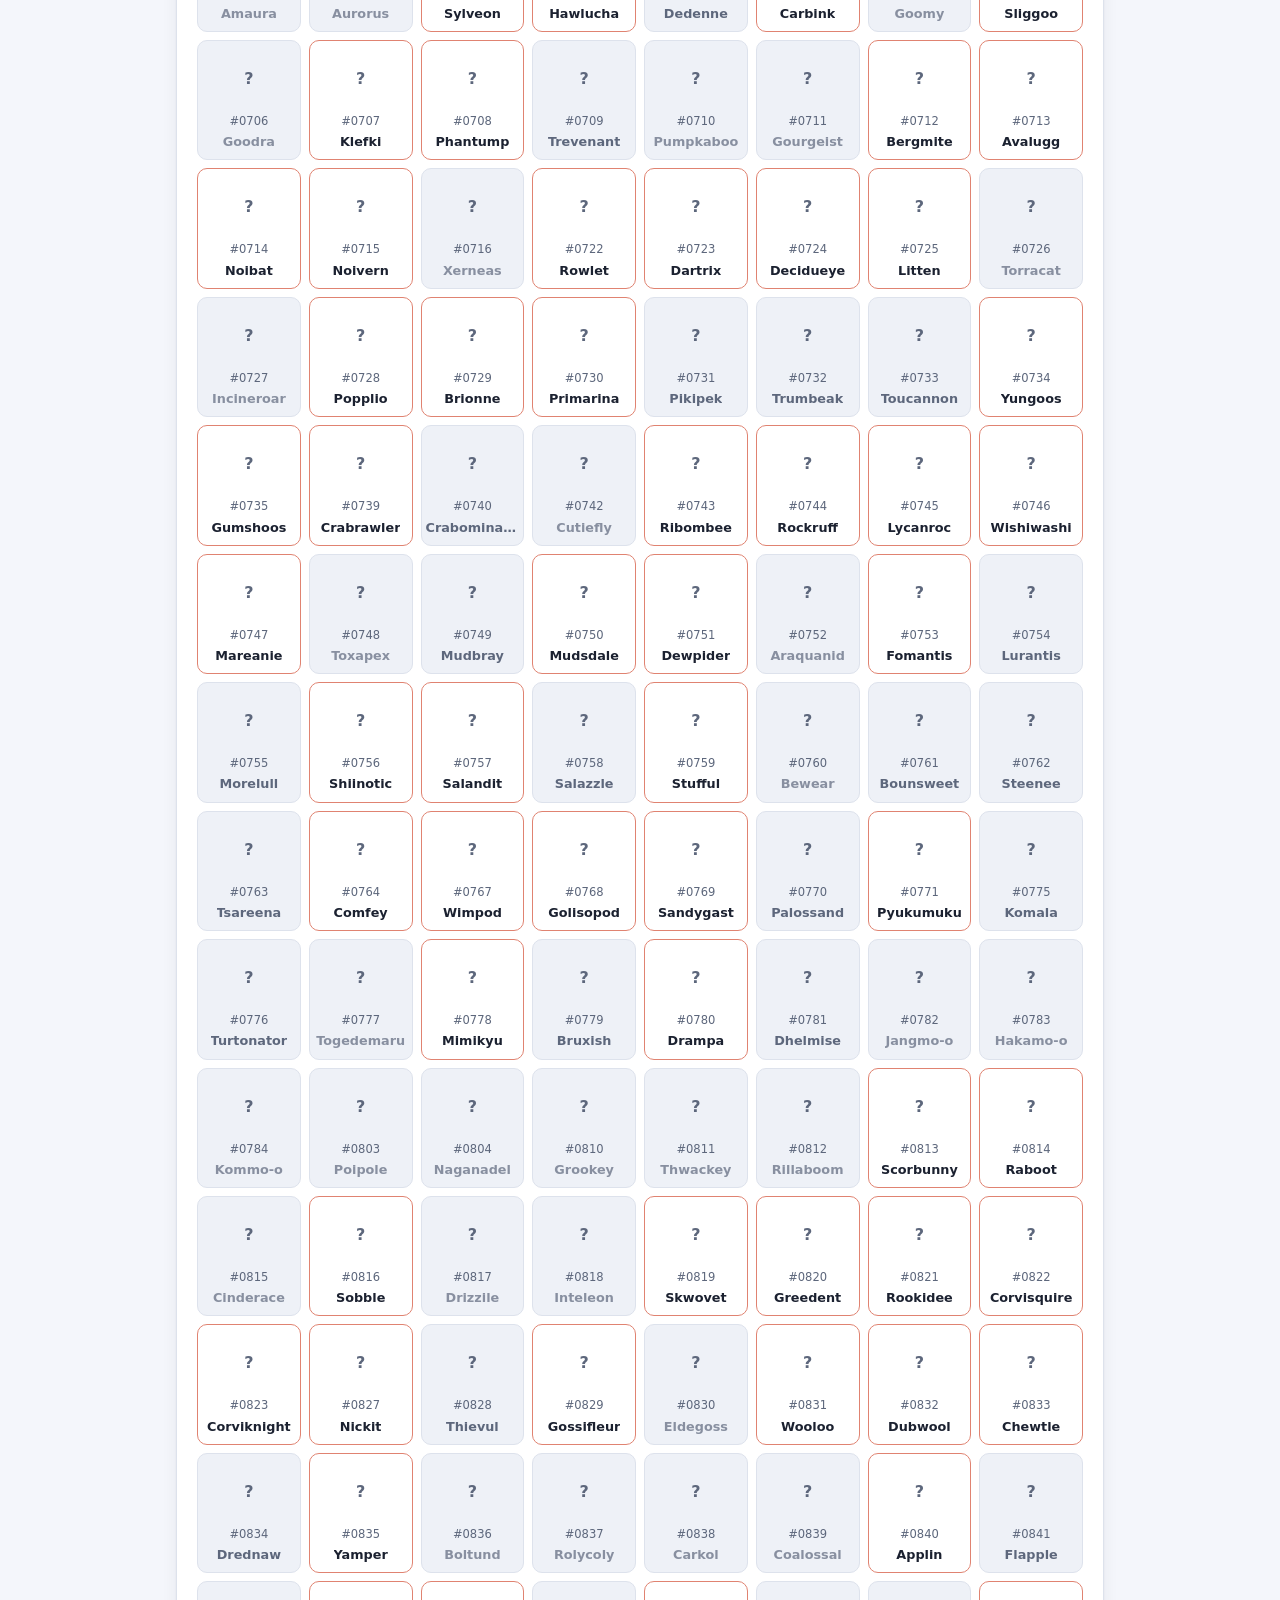
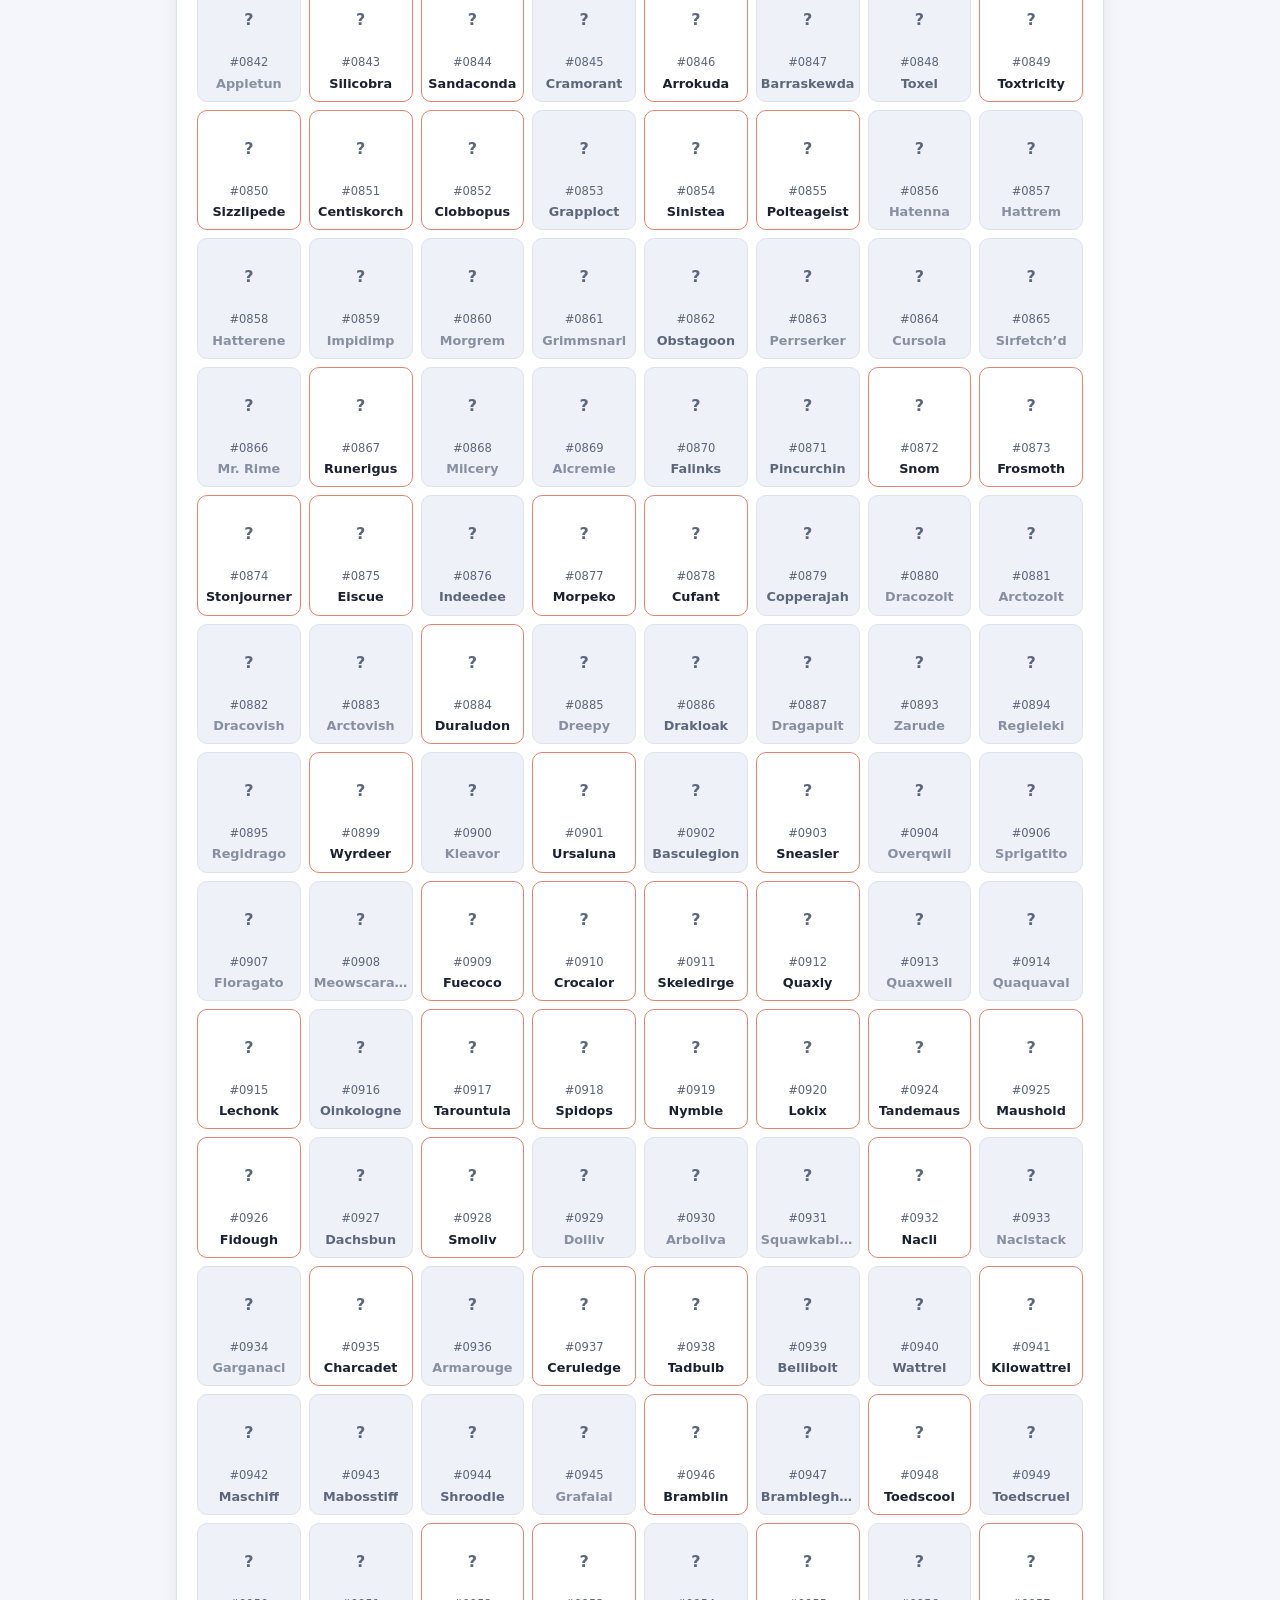
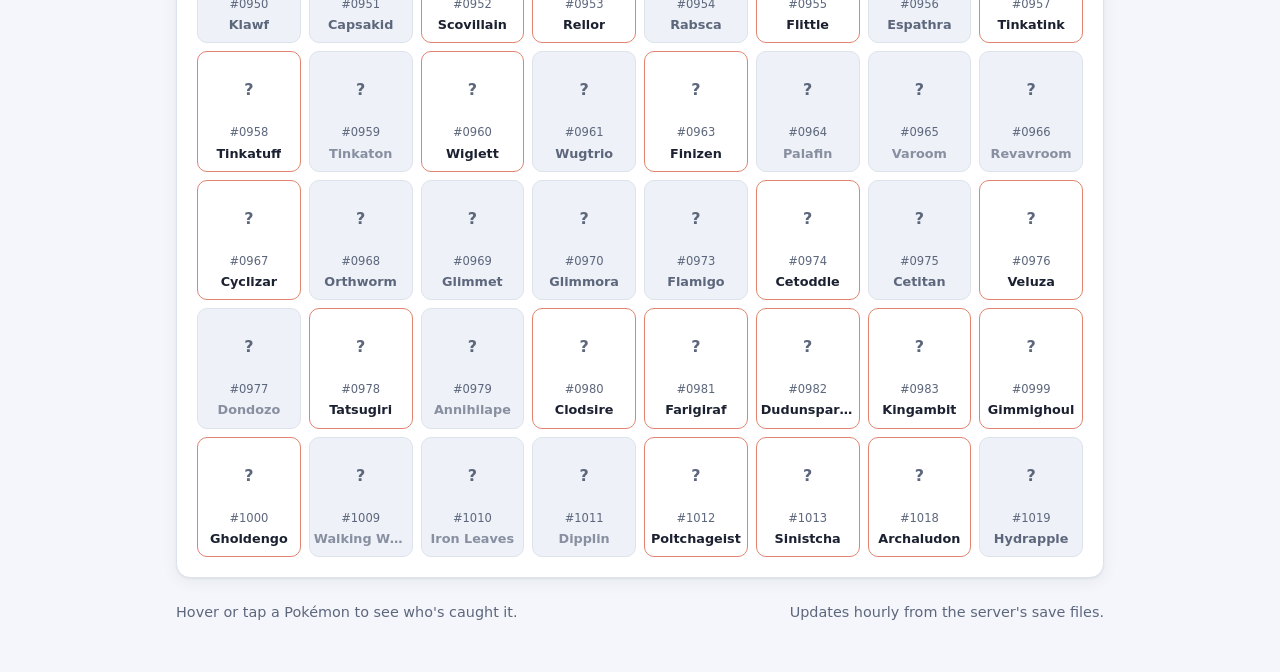
<file: pokedex.html>
<!doctype html>
<html lang="en">
<head>
  <meta charset="utf-8">
  <meta name="viewport" content="width=device-width, initial-scale=1">
  <title>Pokédex · Cobblemon Server</title>
  <meta name="description" content="Everyone's combined Pokédex progress on our Cobblemon server.">
  <link rel="icon" href="favicon.svg" type="image/svg+xml">
  <link rel="stylesheet" href="style.css">
</head>
<body>
  <main class="wrap">
    <header class="hero">
      <div class="brand">
        <svg class="ball" viewBox="0 0 32 32" aria-hidden="true">
          <circle cx="16" cy="16" r="14" class="ball-bottom"/>
          <path d="M2 16a14 14 0 0 1 28 0z" class="ball-top"/>
          <path d="M2 16h28" class="ball-line"/>
          <circle cx="16" cy="16" r="4.5" class="ball-button"/>
        </svg>
        <div>
          <h1>Cobblemon Server</h1>
          <p class="tagline">Everyone's Pokédex, combined</p>
        </div>
      </div>
    </header>

    <nav class="tabs" aria-label="Pages">
      <a href="./">Status</a>
      <a href="pokedex.html" aria-current="page">Pokédex</a>
      <a href="join.html">Join</a>
      <a href="commands.html">Commands</a>
      <a href="controls.html">Controls</a>
    </nav>

    <section class="grid">
      <article class="card wide">
        <div class="card-head">
          <h2>Server progress</h2>
          <span class="meta" id="dex-updated"></span>
        </div>
        <div class="dex-total">
          <div class="dex-big"><span id="dex-caught">–</span><span class="meta"> / <span id="dex-total">–</span> caught by someone</span></div>
          <div class="bar" role="progressbar" id="dex-bar" aria-valuemin="0" aria-valuemax="100"><span id="dex-bar-fill"></span></div>
          <p class="meta" id="dex-seen"></p>
        </div>
        <h3 class="dex-sub">Trainers</h3>
        <ul class="trainers" id="trainers"></ul>
      </article>

      <article class="card wide">
        <div class="dex-controls">
          <label class="field">
            <span>Search</span>
            <input type="search" id="f-search" placeholder="Name or number" autocomplete="off">
          </label>
          <label class="field">
            <span>Trainer</span>
            <select id="f-player"><option value="">Everyone</option></select>
          </label>
          <label class="field">
            <span>Generation</span>
            <select id="f-gen">
              <option value="">All</option>
              <option value="1">Gen 1 · Kanto</option>
              <option value="2">Gen 2 · Johto</option>
              <option value="3">Gen 3 · Hoenn</option>
              <option value="4">Gen 4 · Sinnoh</option>
              <option value="5">Gen 5 · Unova</option>
              <option value="6">Gen 6 · Kalos</option>
              <option value="7">Gen 7 · Alola</option>
              <option value="8">Gen 8 · Galar</option>
              <option value="9">Gen 9 · Paldea</option>
            </select>
          </label>
          <label class="field">
            <span>Show</span>
            <select id="f-show">
              <option value="">All</option>
              <option value="caught">Caught</option>
              <option value="seen">Seen, not caught</option>
              <option value="missing">Not caught</option>
            </select>
          </label>
        </div>
        <div class="dex-legend meta">
          <span><i class="lg lg-caught"></i>Caught</span>
          <span><i class="lg lg-seen"></i>Seen</span>
          <span><i class="lg lg-none"></i>Not found yet</span>
          <span id="dex-count"></span>
        </div>
        <div class="dex-grid" id="dex-grid" aria-live="polite">
          <p class="empty">Loading the Pokédex…</p>
        </div>
      </article>
    </section>

    <footer class="foot">
      <span>Hover or tap a Pokémon to see who's caught it.</span>
      <span>Updates hourly from the server's save files.</span>
    </footer>
  </main>
  <div class="dex-tip" id="dex-tip" role="tooltip" hidden></div>
  <script src="pokedex.js"></script>
</body>
</html>
</file>
<file: style.css>
:root {
  --bg: #f4f6fb;
  --surface: #ffffff;
  --surface-2: #eef1f7;
  --text: #1b2130;
  --muted: #5d677c;
  --border: #dde2ec;
  --accent: #e3350d;
  --accent-ink: #ffffff;
  --ok: #1f9d55;
  --ok-soft: #e3f6ea;
  --bad: #c9362b;
  --bad-soft: #fbe6e4;
  --wait: #8a93a6;
  --wait-soft: #eceff4;
  --shadow: 0 1px 2px rgba(20, 28, 45, .06), 0 4px 16px rgba(20, 28, 45, .06);
  --radius: 14px;
}

@media (prefers-color-scheme: dark) {
  :root {
    --bg: #0f131b;
    --surface: #171c27;
    --surface-2: #1f2533;
    --text: #e8ecf4;
    --muted: #9aa4b8;
    --border: #2a3142;
    --accent: #ff5a36;
    --ok: #3ccf7f;
    --ok-soft: #13301f;
    --bad: #ff6b5e;
    --bad-soft: #3a1a17;
    --wait: #8a93a6;
    --wait-soft: #232a38;
    --shadow: 0 1px 2px rgba(0, 0, 0, .3), 0 4px 16px rgba(0, 0, 0, .25);
  }
}

* { box-sizing: border-box; }

html, body { margin: 0; }

body {
  background: var(--bg);
  color: var(--text);
  font: 16px/1.5 system-ui, -apple-system, "Segoe UI", Roboto, sans-serif;
}

.wrap {
  max-width: 960px;
  margin: 0 auto;
  padding: 32px 16px 48px;
}

.hero {
  display: flex;
  align-items: center;
  justify-content: space-between;
  gap: 16px;
  flex-wrap: wrap;
  margin-bottom: 24px;
}

.brand { display: flex; align-items: center; gap: 14px; }

.ball { width: 48px; height: 48px; flex: none; }
.ball-top { fill: var(--accent); }
.ball-bottom { fill: var(--surface); stroke: var(--text); stroke-width: 2; }
.ball-line { stroke: var(--text); stroke-width: 2; }
.ball-button { fill: var(--surface); stroke: var(--text); stroke-width: 2; }

h1 { margin: 0; font-size: 1.75rem; line-height: 1.2; }
.tagline { margin: 2px 0 0; color: var(--muted); }

.status {
  display: inline-flex;
  align-items: center;
  gap: 10px;
  padding: 10px 18px;
  border-radius: 999px;
  font-weight: 700;
  font-size: 1.05rem;
  background: var(--wait-soft);
  color: var(--wait);
}
.status .dot { width: 12px; height: 12px; border-radius: 50%; background: currentColor; }
.status[data-state="online"] { background: var(--ok-soft); color: var(--ok); }
.status[data-state="online"] .dot { animation: pulse 2s ease-in-out infinite; }
.status[data-state="offline"] { background: var(--bad-soft); color: var(--bad); }

@keyframes pulse {
  0%, 100% { box-shadow: 0 0 0 0 currentColor; }
  50% { box-shadow: 0 0 0 5px transparent; }
}
@media (prefers-reduced-motion: reduce) {
  .status[data-state="online"] .dot { animation: none; }
}

.grid {
  display: grid;
  grid-template-columns: repeat(2, minmax(0, 1fr));
  gap: 16px;
}
@media (max-width: 680px) {
  .grid { grid-template-columns: minmax(0, 1fr); }
}

.card {
  background: var(--surface);
  border: 1px solid var(--border);
  border-radius: var(--radius);
  box-shadow: var(--shadow);
  padding: 20px;
  min-width: 0;
}
.card h2 { margin: 0 0 12px; font-size: 1.1rem; }
.card p { margin: 0 0 14px; color: var(--muted); }

.tabs {
  display: flex;
  gap: 4px;
  margin: -8px 0 20px;
  border-bottom: 1px solid var(--border);
}
.tabs a {
  padding: 8px 14px;
  color: var(--muted);
  font-weight: 600;
  text-decoration: none;
  border-bottom: 3px solid transparent;
  margin-bottom: -1px;
}
.tabs a:hover { color: var(--text); }
.tabs a[aria-current="page"] { color: var(--text); border-bottom-color: var(--accent); }
.tabs a:focus-visible { outline: 3px solid var(--text); outline-offset: 2px; border-radius: 6px; }

.cmds { display: grid; gap: 12px; }
.cmds div { display: block; }
.cmds dt { color: var(--text); }
.cmds dd { margin: 2px 0 0; text-align: left; font-weight: 400; color: var(--muted); font-size: .95rem; }
code {
  font: 600 .9rem/1.4 ui-monospace, "Cascadia Code", Consolas, monospace;
  background: var(--surface-2);
  padding: 1px 6px;
  border-radius: 6px;
  overflow-wrap: anywhere;
}

.wide, .map { grid-column: 1 / -1; }

.callout { border-left: 4px solid var(--accent); }
.callout p { margin: 0; color: var(--text); }

kbd {
  display: inline-block;
  min-width: 1.9em;
  padding: 2px 8px;
  border: 1px solid var(--border);
  border-bottom-width: 3px;
  border-radius: 7px;
  background: var(--surface-2);
  color: var(--text);
  font: 700 .9rem/1.4 ui-monospace, "Cascadia Code", Consolas, monospace;
  text-align: center;
}

.keys { display: grid; gap: 16px; }
.keys > div { display: grid; grid-template-columns: 9rem minmax(0, 1fr); gap: 12px; align-items: start; }
.keys dt { display: flex; gap: 6px; flex-wrap: wrap; }
.keys dd { margin: 0; text-align: left; font-weight: 400; color: var(--muted); }
.keys dd strong { color: var(--text); }
.keys ul { margin: 6px 0 0; padding-left: 18px; display: grid; gap: 3px; }
@media (max-width: 680px) {
  .keys > div { grid-template-columns: minmax(0, 1fr); gap: 6px; }
}
.meta { color: var(--muted); font-size: .9rem; }

.address { display: flex; align-items: center; gap: 12px; flex-wrap: wrap; margin-bottom: 10px; }
.address code { font-size: 1.15rem; padding: 6px 12px; }
.callout p.meta { color: var(--muted); }
.btn-small { padding: 7px 14px; font-size: .9rem; }
.join-btn { margin-top: 16px; }

.needs { margin: 0; padding-left: 20px; display: grid; gap: 8px; color: var(--muted); }
.needs strong { color: var(--text); }

.steps { margin: 0; padding: 0; list-style: none; counter-reset: step; display: grid; gap: 14px; }
.steps li { counter-increment: step; position: relative; padding-left: 44px; color: var(--muted); }
.steps li::before {
  content: counter(step);
  position: absolute;
  left: 0;
  top: -1px;
  width: 30px;
  height: 30px;
  border-radius: 50%;
  display: grid;
  place-items: center;
  background: var(--accent);
  color: var(--accent-ink);
  font-weight: 700;
}
.steps strong { color: var(--text); }
.steps li > strong:first-child { display: block; }

.card a:not(.btn), .foot a { color: var(--accent); }


.map-frame {
  height: 460px;
  border-radius: 10px;
  overflow: hidden;
  background: var(--surface-2);
  display: grid;
  place-items: center;
}
.map-frame iframe { width: 100%; height: 100%; border: 0; display: block; }
@media (max-width: 680px) {
  .map-frame { height: 360px; }
}

.map-foot {
  display: flex;
  align-items: center;
  justify-content: space-between;
  gap: 12px;
  flex-wrap: wrap;
  margin-top: 12px;
}

.card-head { display: flex; align-items: baseline; justify-content: space-between; gap: 8px; }
.count { font-weight: 700; color: var(--muted); font-variant-numeric: tabular-nums; }

.player-list { list-style: none; margin: 0; padding: 0; display: grid; gap: 8px; }
.player-list li {
  display: flex;
  align-items: center;
  gap: 12px;
  padding: 8px 10px;
  background: var(--surface-2);
  border-radius: 10px;
  font-weight: 600;
  overflow-wrap: anywhere;
}
.head {
  width: 32px;
  height: 32px;
  border-radius: 6px;
  flex: none;
  image-rendering: pixelated;
  background: var(--border);
}
.head-letter {
  display: grid;
  place-items: center;
  color: var(--accent-ink);
  background: var(--accent);
  font-weight: 700;
}
.empty { margin: 4px 0 0; color: var(--muted); }
.afk-badge {
  display: none;
  margin-left: auto;
  padding: 2px 8px;
  border-radius: 999px;
  background: var(--wait-soft);
  color: var(--muted);
  font-size: .75rem;
  font-weight: 700;
  letter-spacing: .04em;
}
.player-list li.is-afk .afk-badge { display: inline-block; }
.player-list li.is-afk { color: var(--muted); }
.player-list li.is-afk .head { filter: grayscale(1); opacity: .6; }

.btn {
  display: inline-block;
  padding: 10px 18px;
  border: 0;
  border-radius: 10px;
  background: var(--accent);
  color: var(--accent-ink);
  font: inherit;
  font-weight: 700;
  text-decoration: none;
  cursor: pointer;
}
.btn:hover { filter: brightness(1.08); }
.btn:focus-visible { outline: 3px solid var(--text); outline-offset: 2px; }
.btn[aria-disabled="true"] {
  background: var(--surface-2);
  color: var(--muted);
  pointer-events: none;
}

dl { margin: 0; display: grid; gap: 8px; }
dl div { display: flex; justify-content: space-between; gap: 12px; }
dt { color: var(--muted); }
dd { margin: 0; font-weight: 600; text-align: right; }

.foot {
  margin-top: 24px;
  display: flex;
  justify-content: space-between;
  gap: 8px;
  flex-wrap: wrap;
  color: var(--muted);
  font-size: .9rem;
}

/* ---- Pokédex tab ---- */
.tabs { overflow-x: auto; scrollbar-width: none; }
.tabs a { white-space: nowrap; }
@media (max-width: 480px) { .tabs { gap: 0; } .tabs a { padding: 8px 7px; font-size: .9rem; } }

.dex-total { display: grid; gap: 8px; margin-bottom: 18px; }
.dex-big { font-size: 1.05rem; }
.dex-big #dex-caught { font-size: 2rem; font-weight: 800; font-variant-numeric: tabular-nums; }
.dex-total p.meta { margin: 0; }
.bar { display: block; height: 10px; border-radius: 999px; background: var(--surface-2); overflow: hidden; }
.bar > span { display: block; height: 100%; background: var(--accent); border-radius: inherit; }
.bar.small { height: 6px; }
.dex-sub { margin: 0 0 10px; font-size: .95rem; color: var(--muted); font-weight: 600; }

.trainers { list-style: none; margin: 0; padding: 0; display: grid; grid-template-columns: repeat(auto-fill, minmax(140px, 1fr)); gap: 8px; }
.trainer {
  width: 100%;
  display: grid;
  gap: 4px;
  text-align: left;
  padding: 10px 12px;
  border: 1px solid var(--border);
  border-radius: 10px;
  background: var(--surface-2);
  color: var(--text);
  font: inherit;
  cursor: pointer;
}
.trainer:hover { border-color: var(--muted); }
.trainer[aria-pressed="true"] { border-color: var(--accent); box-shadow: inset 0 0 0 1px var(--accent); }
.trainer:focus-visible { outline: 3px solid var(--text); outline-offset: 2px; }
.trainer > * { min-width: 0; }
.t-name { font-weight: 700; font-size: .9rem; white-space: nowrap; overflow: hidden; text-overflow: ellipsis; }
.t-num { color: var(--muted); font-size: .8rem; white-space: nowrap; overflow: hidden; text-overflow: ellipsis; }
.t-num strong { color: var(--text); }

.dex-controls { display: grid; grid-template-columns: 2fr repeat(3, minmax(0, 1fr)); gap: 10px; margin-bottom: 12px; }
@media (max-width: 680px) { .dex-controls { grid-template-columns: 1fr 1fr; } .dex-controls .field:first-child { grid-column: 1 / -1; } }
.field { display: grid; gap: 4px; font-size: .85rem; color: var(--muted); font-weight: 600; min-width: 0; }
.field input, .field select {
  width: 100%;
  min-width: 0;
  padding: 8px 10px;
  border: 1px solid var(--border);
  border-radius: 8px;
  background: var(--surface-2);
  color: var(--text);
  font: inherit;
  font-weight: 400;
  font-size: .95rem;
}
.field input:focus-visible, .field select:focus-visible { outline: 3px solid var(--accent); outline-offset: 1px; }

.dex-legend { display: flex; gap: 14px; flex-wrap: wrap; align-items: center; margin-bottom: 12px; }
.dex-legend #dex-count { margin-left: auto; }
.lg { display: inline-block; width: 12px; height: 12px; border-radius: 3px; margin-right: 6px; vertical-align: -1px; }
.lg-caught { background: var(--accent); }
.lg-seen { background: var(--muted); }
.lg-none { background: var(--surface-2); border: 1px solid var(--border); }

.dex-grid { display: grid; grid-template-columns: repeat(auto-fill, minmax(96px, 1fr)); gap: 8px; }
.mon {
  display: grid;
  justify-items: center;
  gap: 2px;
  padding: 6px 4px 8px;
  border: 1px solid var(--border);
  border-radius: 10px;
  background: var(--surface-2);
  color: var(--text);
  font: inherit;
  cursor: pointer;
  min-width: 0;
}
.mon[hidden] { display: none; }
.mon:hover { border-color: var(--muted); }
.mon:focus-visible { outline: 3px solid var(--text); outline-offset: 2px; }
.mon img, .mon-ph { width: 64px; height: 64px; image-rendering: pixelated; }
.mon-ph { display: grid; place-items: center; font-weight: 800; color: var(--muted); }
.mon-n { font-size: .72rem; color: var(--muted); font-variant-numeric: tabular-nums; }
.mon-name { font-size: .8rem; font-weight: 600; max-width: 100%; overflow: hidden; text-overflow: ellipsis; white-space: nowrap; }
.mon[data-state="caught"] { border-color: color-mix(in srgb, var(--accent) 55%, var(--border)); background: var(--surface); }
.mon[data-state="seen"] img { filter: brightness(0); opacity: .55; }
.mon[data-state="seen"] .mon-name { color: var(--muted); }
.mon[data-state="none"] img { filter: brightness(0); opacity: .14; }
.mon[data-state="none"] .mon-name { color: var(--muted); opacity: .7; }
@media (prefers-color-scheme: dark) {
  .mon[data-state="seen"] img { filter: brightness(0) invert(1); opacity: .5; }
  .mon[data-state="none"] img { filter: brightness(0) invert(1); opacity: .08; }
}

.dex-tip {
  position: absolute;
  z-index: 10;
  max-width: 260px;
  padding: 10px 12px;
  border-radius: 10px;
  background: var(--text);
  color: var(--bg);
  box-shadow: var(--shadow);
  font-size: .88rem;
  line-height: 1.4;
  pointer-events: none;
}
.dex-tip p { margin: 6px 0 0; }
.tip-head { font-weight: 800; }
.tip-types { display: flex; gap: 4px; margin-top: 4px; }
.tip-note, .tip-none { opacity: .75; font-style: italic; }
.type { padding: 1px 7px; border-radius: 999px; font-size: .72rem; font-weight: 700; color: #fff; background: #777; }
.type-normal { background: #9fa19f; } .type-fire { background: #e62829; } .type-water { background: #2980ef; }
.type-grass { background: #3fa129; } .type-electric { background: #c9a400; } .type-ice { background: #3dcef3; color: #0b2a33; }
.type-fighting { background: #ff8000; } .type-poison { background: #9141cb; } .type-ground { background: #915121; }
.type-flying { background: #81b9ef; color: #0b2233; } .type-psychic { background: #ef4179; } .type-bug { background: #91a119; }
.type-rock { background: #afa981; color: #2a2716; } .type-ghost { background: #704170; } .type-dragon { background: #5060e1; }
.type-dark { background: #50413f; } .type-steel { background: #60a1b8; } .type-fairy { background: #ef70ef; color: #3a0f3a; }
</file>
